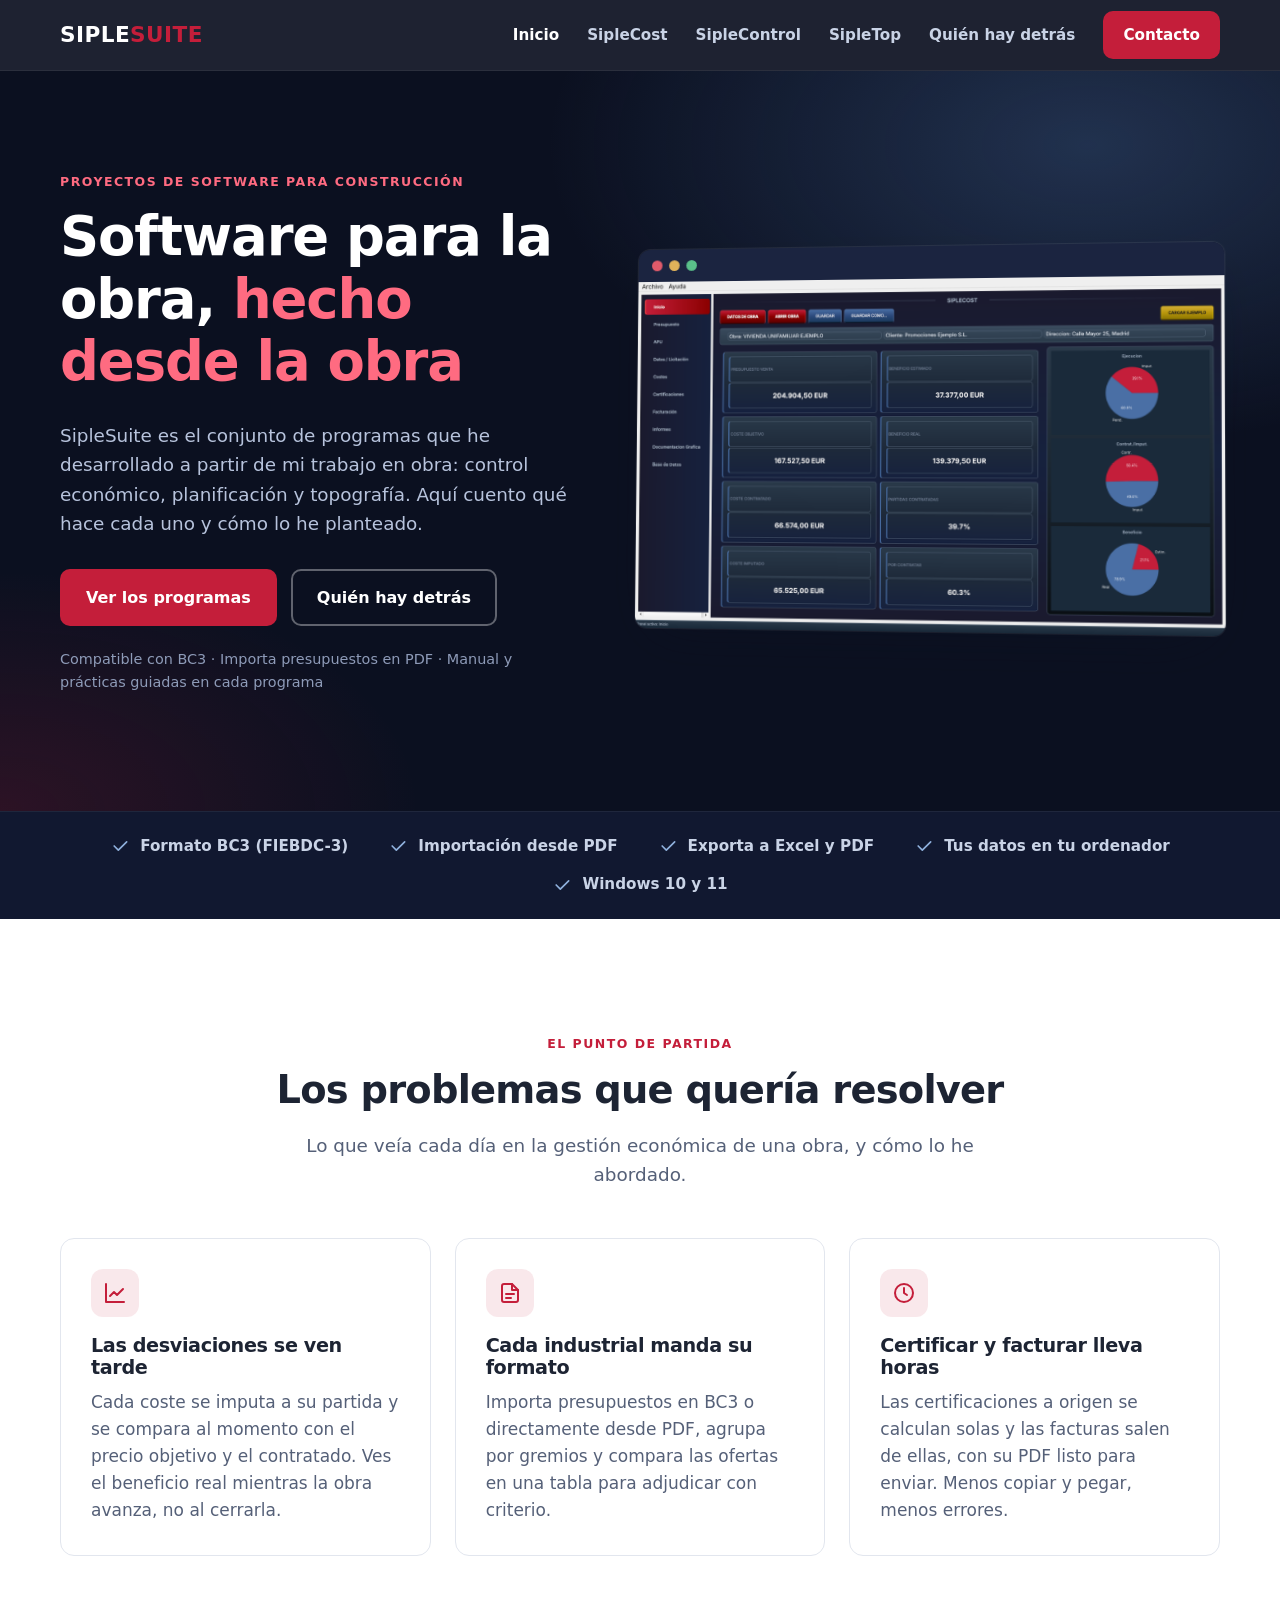
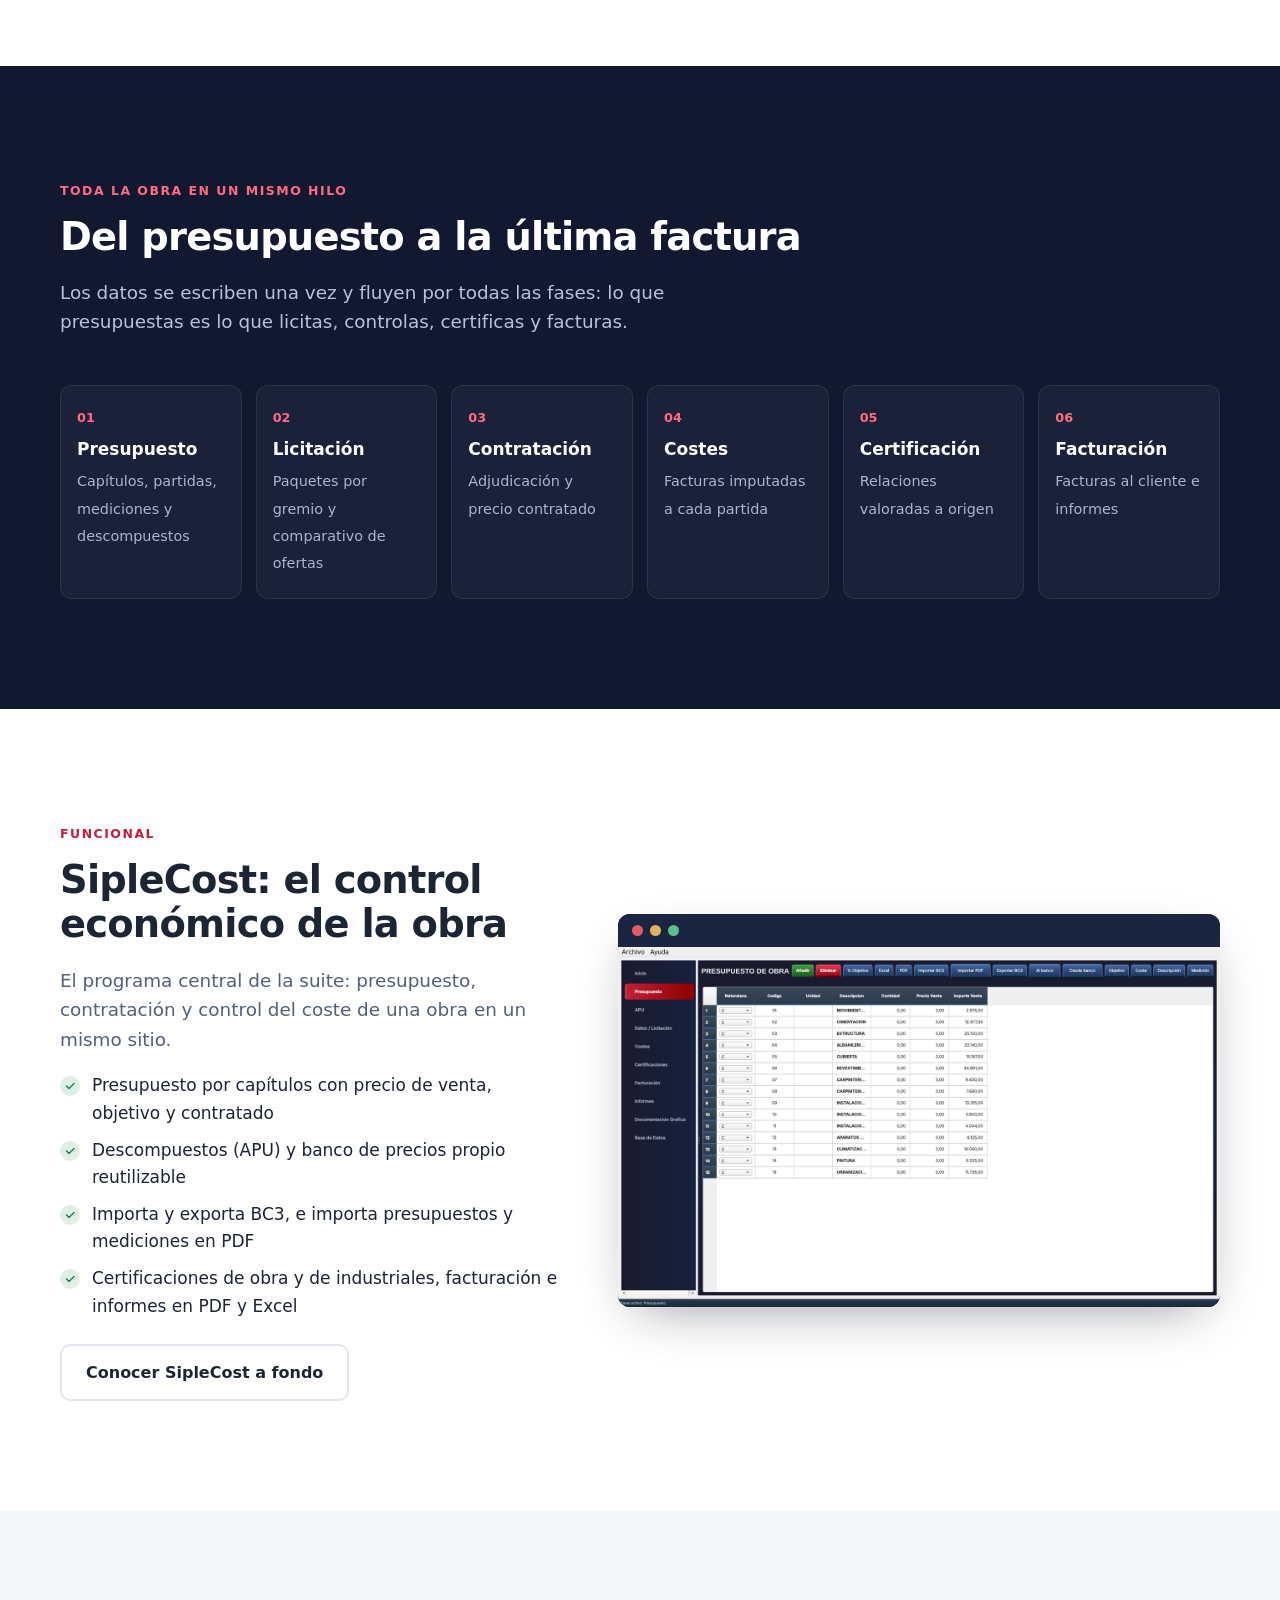
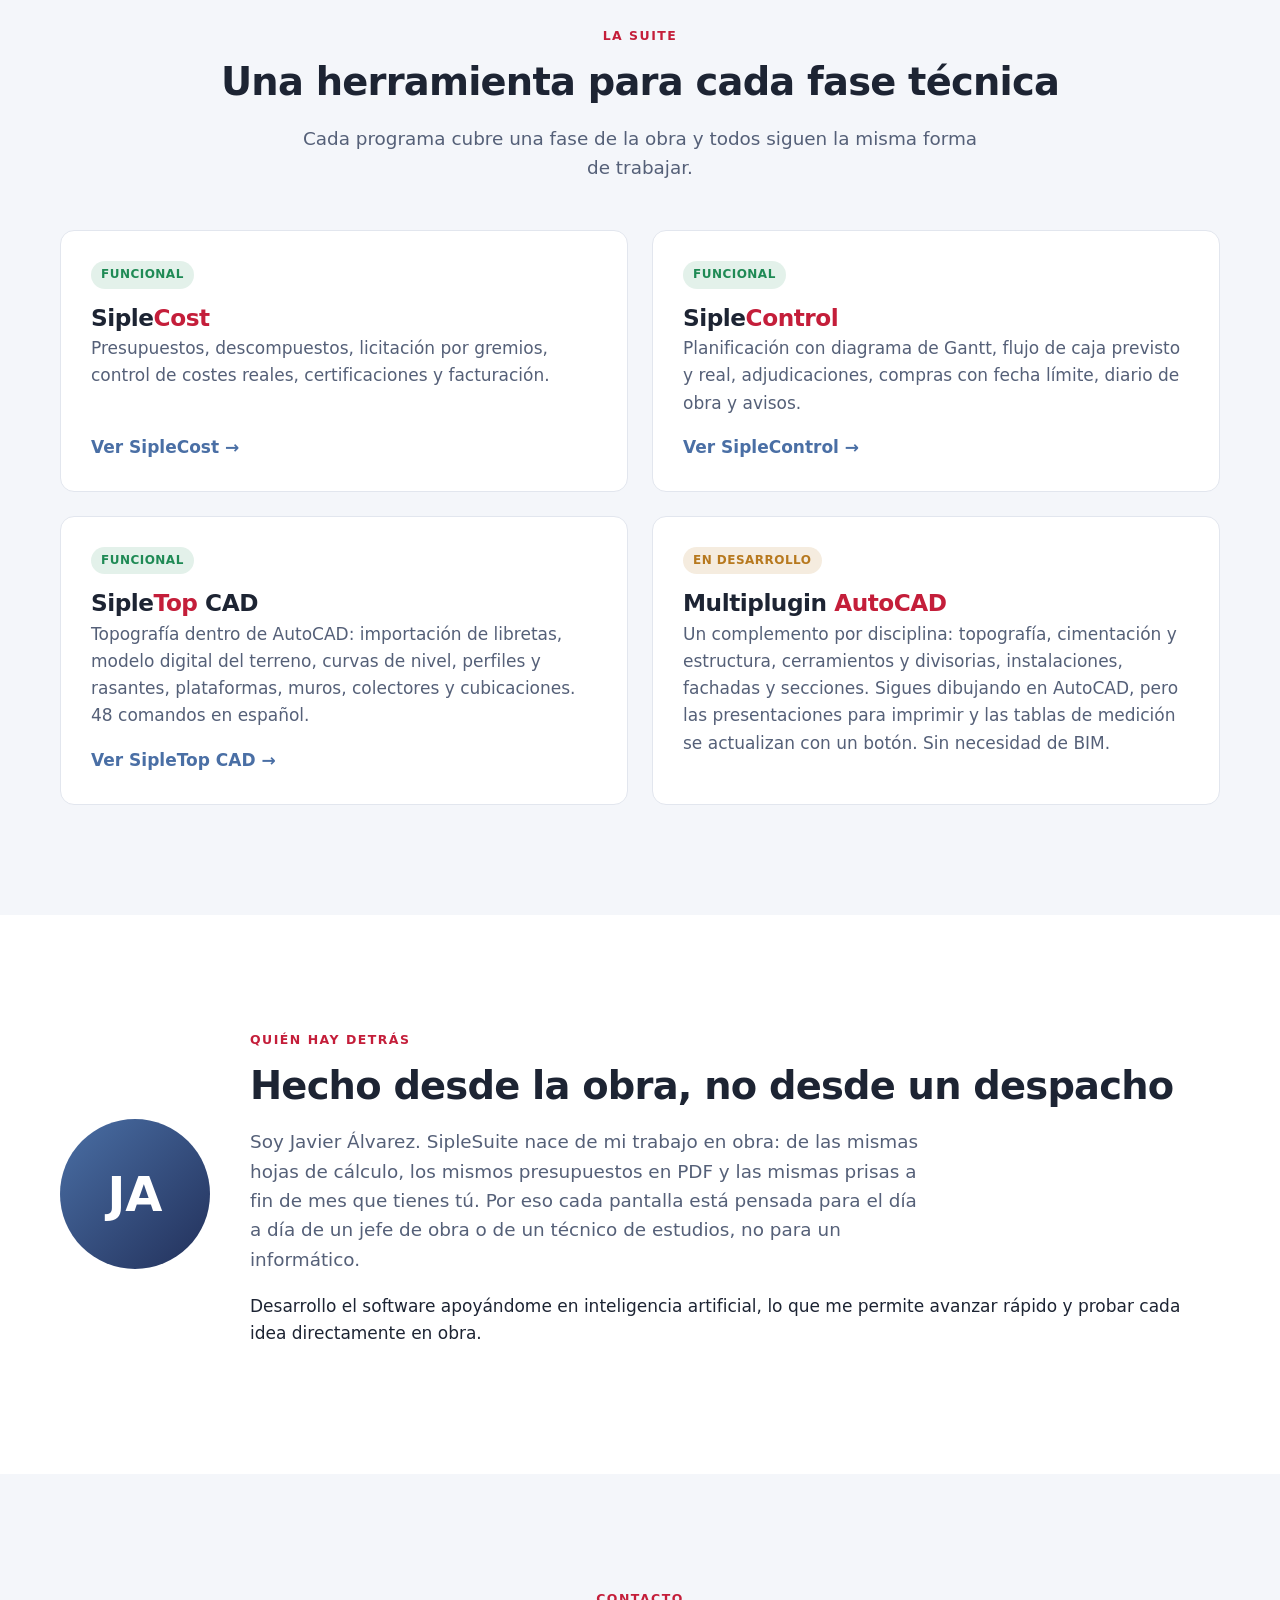
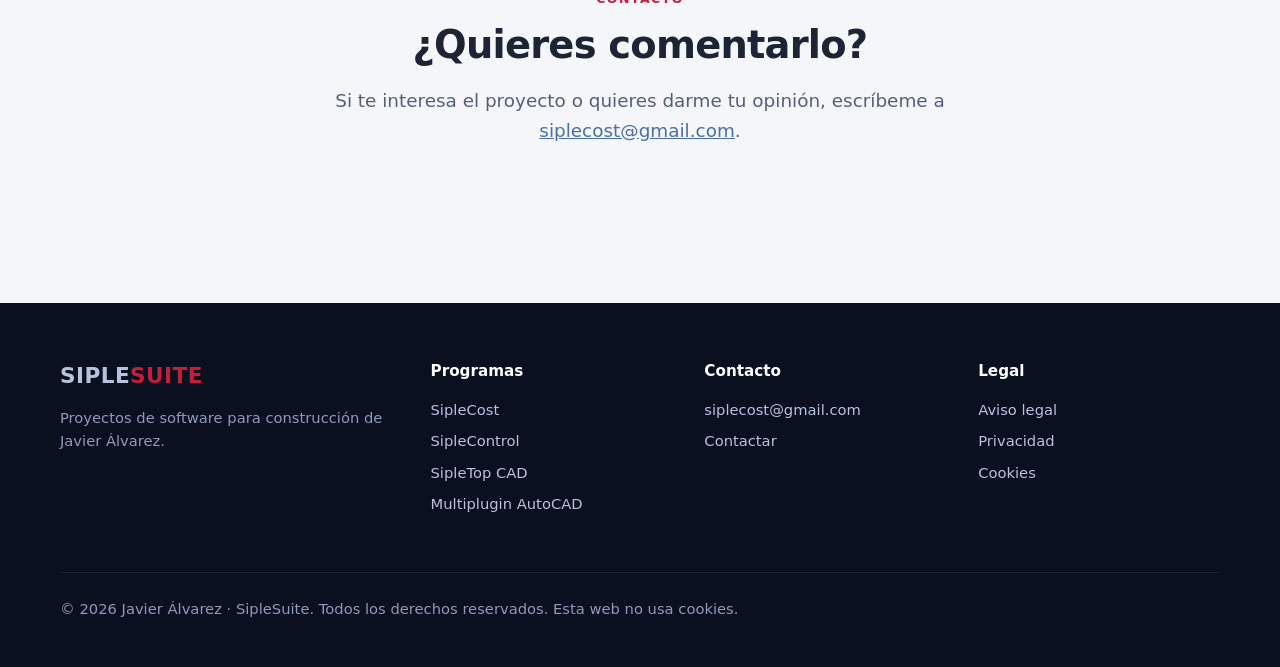
<file: index.html>
<!doctype html>
<html lang="es">
<head>
  <meta charset="utf-8">
  <meta name="viewport" content="width=device-width, initial-scale=1">
  <title>SipleSuite · Proyectos de software para construcción</title>
  <meta name="description" content="SipleSuite: programas que he desarrollado a partir de mi trabajo en obra. Control económico (SipleCost), planificación (SipleControl) y topografía en AutoCAD (SipleTop CAD).">
  <link rel="canonical" href="https://siplesuit.es/">
  <meta property="og:type" content="website">
  <meta property="og:title" content="SipleSuite · Proyectos de software para construcción">
  <meta property="og:description" content="Control económico, planificación y topografía: programas desarrollados desde la obra.">
  <meta property="og:image" content="https://siplesuit.es/img/siplecost-inicio.png">
  <meta property="og:url" content="https://siplesuit.es/">
  <link rel="icon" href="img/favicon.svg" type="image/svg+xml">
  <link rel="stylesheet" href="css/estilos.css">
</head>
<body>
  <a class="saltar" href="#contenido">Saltar al contenido</a>

  <header class="cabecera">
    <div class="contenedor">
      <a class="logo" href="index.html">SIPLE<span>SUITE</span></a>
      <button class="boton-menu" aria-label="Abrir menú" aria-expanded="false" aria-controls="menu">
        <svg viewBox="0 0 24 24" fill="none" stroke="currentColor" stroke-width="2" stroke-linecap="round"><path d="M4 7h16M4 12h16M4 17h16"/></svg>
      </button>
      <nav class="menu" id="menu" aria-label="Principal">
        <a href="index.html" aria-current="page">Inicio</a>
        <a href="siplecost.html">SipleCost</a>
        <a href="siplecontrol.html">SipleControl</a>
        <a href="sipletop.html">SipleTop</a>
        <a href="index.html#autor">Quién hay detrás</a>
        <a class="boton boton--principal" href="#contacto">Contacto</a>
      </nav>
    </div>
  </header>

  <main id="contenido">

    <!-- Hero -->
    <section class="hero">
      <div class="contenedor">
        <div>
          <span class="etiqueta">Proyectos de software para construcción</span>
          <h1>Software para la obra, <em>hecho desde la obra</em></h1>
          <p class="entradilla">SipleSuite es el conjunto de programas que he desarrollado a partir de mi trabajo en obra: control económico, planificación y topografía. Aquí cuento qué hace cada uno y cómo lo he planteado.</p>
          <div class="botones">
            <a class="boton boton--principal" href="#productos">Ver los programas</a>
            <a class="boton boton--secundario" href="#autor">Quién hay detrás</a>
          </div>
          <p class="hero__nota">Compatible con BC3 · Importa presupuestos en PDF · Manual y prácticas guiadas en cada programa</p>
        </div>
        <div class="ventana">
          <div class="ventana__barra" aria-hidden="true"><i></i><i></i><i></i></div>
          <img src="img/siplecost-inicio.png" width="1440" height="860"
               alt="Cuadro de mando de SipleCost con presupuesto de venta, coste objetivo, coste imputado, beneficio y gráficos de avance de una obra">
        </div>
      </div>
    </section>

    <div class="franja">
      <div class="contenedor">
        <ul>
          <li><svg viewBox="0 0 24 24" fill="none" stroke="currentColor" stroke-width="2" stroke-linecap="round" stroke-linejoin="round"><path d="M5 12l5 5L20 7"/></svg>Formato BC3 (FIEBDC-3)</li>
          <li><svg viewBox="0 0 24 24" fill="none" stroke="currentColor" stroke-width="2" stroke-linecap="round" stroke-linejoin="round"><path d="M5 12l5 5L20 7"/></svg>Importación desde PDF</li>
          <li><svg viewBox="0 0 24 24" fill="none" stroke="currentColor" stroke-width="2" stroke-linecap="round" stroke-linejoin="round"><path d="M5 12l5 5L20 7"/></svg>Exporta a Excel y PDF</li>
          <li><svg viewBox="0 0 24 24" fill="none" stroke="currentColor" stroke-width="2" stroke-linecap="round" stroke-linejoin="round"><path d="M5 12l5 5L20 7"/></svg>Tus datos en tu ordenador</li>
          <li><svg viewBox="0 0 24 24" fill="none" stroke="currentColor" stroke-width="2" stroke-linecap="round" stroke-linejoin="round"><path d="M5 12l5 5L20 7"/></svg>Windows 10 y 11</li>
        </ul>
      </div>
    </div>

    <!-- Problemas -->
    <section class="seccion">
      <div class="contenedor">
        <div class="cabecera-seccion centrado">
          <span class="etiqueta">El punto de partida</span>
          <h2>Los problemas que quería resolver</h2>
          <p class="entradilla">Lo que veía cada día en la gestión económica de una obra, y cómo lo he abordado.</p>
        </div>
        <div class="rejilla rejilla--3">
          <article class="tarjeta">
            <div class="icono icono--rojo"><svg viewBox="0 0 24 24" fill="none" stroke="currentColor" stroke-width="2" stroke-linecap="round" stroke-linejoin="round"><path d="M3 3v18h18"/><path d="M7 15l4-4 3 3 6-6"/></svg></div>
            <h3>Las desviaciones se ven tarde</h3>
            <p>Cada coste se imputa a su partida y se compara al momento con el precio objetivo y el contratado. Ves el beneficio real mientras la obra avanza, no al cerrarla.</p>
          </article>
          <article class="tarjeta">
            <div class="icono icono--rojo"><svg viewBox="0 0 24 24" fill="none" stroke="currentColor" stroke-width="2" stroke-linecap="round" stroke-linejoin="round"><path d="M14 3H6a2 2 0 0 0-2 2v14a2 2 0 0 0 2 2h12a2 2 0 0 0 2-2V9z"/><path d="M14 3v6h6M8 13h8M8 17h5"/></svg></div>
            <h3>Cada industrial manda su formato</h3>
            <p>Importa presupuestos en BC3 o directamente desde PDF, agrupa por gremios y compara las ofertas en una tabla para adjudicar con criterio.</p>
          </article>
          <article class="tarjeta">
            <div class="icono icono--rojo"><svg viewBox="0 0 24 24" fill="none" stroke="currentColor" stroke-width="2" stroke-linecap="round" stroke-linejoin="round"><circle cx="12" cy="12" r="9"/><path d="M12 7v5l3 2"/></svg></div>
            <h3>Certificar y facturar lleva horas</h3>
            <p>Las certificaciones a origen se calculan solas y las facturas salen de ellas, con su PDF listo para enviar. Menos copiar y pegar, menos errores.</p>
          </article>
        </div>
      </div>
    </section>

    <!-- Flujo -->
    <section class="seccion seccion--oscura">
      <div class="contenedor">
        <div class="cabecera-seccion">
          <span class="etiqueta">Toda la obra en un mismo hilo</span>
          <h2>Del presupuesto a la última factura</h2>
          <p class="entradilla">Los datos se escriben una vez y fluyen por todas las fases: lo que presupuestas es lo que licitas, controlas, certificas y facturas.</p>
        </div>
        <ol class="flujo">
          <li><strong>Presupuesto</strong><span>Capítulos, partidas, mediciones y descompuestos</span></li>
          <li><strong>Licitación</strong><span>Paquetes por gremio y comparativo de ofertas</span></li>
          <li><strong>Contratación</strong><span>Adjudicación y precio contratado</span></li>
          <li><strong>Costes</strong><span>Facturas imputadas a cada partida</span></li>
          <li><strong>Certificación</strong><span>Relaciones valoradas a origen</span></li>
          <li><strong>Facturación</strong><span>Facturas al cliente e informes</span></li>
        </ol>
      </div>
    </section>

    <!-- SipleCost destacado -->
    <section class="seccion">
      <div class="contenedor">
        <div class="bloque">
          <div>
            <span class="etiqueta">Funcional</span>
            <h2>SipleCost: el control económico de la obra</h2>
            <p class="entradilla">El programa central de la suite: presupuesto, contratación y control del coste de una obra en un mismo sitio.</p>
            <ul class="lista-check">
              <li>Presupuesto por capítulos con precio de venta, objetivo y contratado</li>
              <li>Descompuestos (APU) y banco de precios propio reutilizable</li>
              <li>Importa y exporta BC3, e importa presupuestos y mediciones en PDF</li>
              <li>Certificaciones de obra y de industriales, facturación e informes en PDF y Excel</li>
            </ul>
            <a class="boton boton--claro" href="siplecost.html">Conocer SipleCost a fondo</a>
          </div>
          <div class="ventana">
            <div class="ventana__barra" aria-hidden="true"><i></i><i></i><i></i></div>
            <img src="img/siplecost-presupuesto.png" width="1440" height="860" loading="lazy"
                 alt="Presupuesto de obra en SipleCost organizado por capítulos y partidas con cantidades, precios e importes">
          </div>
        </div>
      </div>
    </section>

    <!-- Productos -->
    <section class="seccion seccion--suave" id="productos">
      <div class="contenedor">
        <div class="cabecera-seccion centrado">
          <span class="etiqueta">La suite</span>
          <h2>Una herramienta para cada fase técnica</h2>
          <p class="entradilla">Cada programa cubre una fase de la obra y todos siguen la misma forma de trabajar.</p>
        </div>
        <div class="rejilla rejilla--2">
          <article class="producto">
            <span class="estado estado--ok">Funcional</span>
            <h3>Siple<span>Cost</span></h3>
            <p>Presupuestos, descompuestos, licitación por gremios, control de costes reales, certificaciones y facturación.</p>
            <a class="mas" href="siplecost.html">Ver SipleCost</a>
          </article>
          <article class="producto">
            <span class="estado estado--ok">Funcional</span>
            <h3>Siple<span>Control</span></h3>
            <p>Planificación con diagrama de Gantt, flujo de caja previsto y real, adjudicaciones, compras con fecha límite, diario de obra y avisos.</p>
            <a class="mas" href="siplecontrol.html">Ver SipleControl</a>
          </article>
          <article class="producto">
            <span class="estado estado--ok">Funcional</span>
            <h3>Siple<span>Top</span> CAD</h3>
            <p>Topografía dentro de AutoCAD: importación de libretas, modelo digital del terreno, curvas de nivel, perfiles y rasantes, plataformas, muros, colectores y cubicaciones. 48 comandos en español.</p>
            <a class="mas" href="sipletop.html">Ver SipleTop CAD</a>
          </article>
          <article class="producto">
            <span class="estado estado--dev">En desarrollo</span>
            <h3>Multiplugin <span>AutoCAD</span></h3>
            <p>Un complemento por disciplina: topografía, cimentación y estructura, cerramientos y divisorias, instalaciones, fachadas y secciones. Sigues dibujando en AutoCAD, pero las presentaciones para imprimir y las tablas de medición se actualizan con un botón. Sin necesidad de BIM.</p>
          </article>
        </div>
      </div>
    </section>

    <!-- Quién hay detrás -->
    <section class="seccion" id="autor">
      <div class="contenedor">
        <div class="autor">
          <div class="autor__avatar" aria-hidden="true">JA</div>
          <div>
            <span class="etiqueta">Quién hay detrás</span>
            <h2>Hecho desde la obra, no desde un despacho</h2>
            <p class="entradilla">Soy Javier Álvarez. SipleSuite nace de mi trabajo en obra: de las mismas hojas de cálculo, los mismos presupuestos en PDF y las mismas prisas a fin de mes que tienes tú. Por eso cada pantalla está pensada para el día a día de un jefe de obra o de un técnico de estudios, no para un informático.</p>
            <p>Desarrollo el software apoyándome en inteligencia artificial, lo que me permite avanzar rápido y probar cada idea directamente en obra.</p>
          </div>
        </div>
      </div>
    </section>

    <!-- Contacto -->
    <section class="seccion seccion--suave" id="contacto">
      <div class="contenedor" style="max-width:820px">
        <div class="cabecera-seccion centrado">
          <span class="etiqueta">Contacto</span>
          <h2>¿Quieres comentarlo?</h2>
          <p class="entradilla">Si te interesa el proyecto o quieres darme tu opinión, escríbeme a <a href="mailto:siplecost@gmail.com">siplecost@gmail.com</a>.</p>
        </div>
      </div>
    </section>

  </main>

  <footer class="pie">
    <div class="contenedor">
      <div>
        <a class="logo" href="index.html">SIPLE<span>SUITE</span></a>
        <p style="margin-top:12px">Proyectos de software para construcción de Javier Álvarez.</p>
      </div>
      <div>
        <h4>Programas</h4>
        <ul>
          <li><a href="siplecost.html">SipleCost</a></li>
          <li><a href="siplecontrol.html">SipleControl</a></li>
          <li><a href="sipletop.html">SipleTop CAD</a></li>
          <li><a href="index.html#productos">Multiplugin AutoCAD</a></li>
        </ul>
      </div>
      <div>
        <h4>Contacto</h4>
        <ul>
          <li><a href="mailto:siplecost@gmail.com">siplecost@gmail.com</a></li>
          <li><a href="index.html#contacto">Contactar</a></li>
        </ul>
      </div>
      <div>
        <h4>Legal</h4>
        <ul>
          <li><a href="legal.html#aviso">Aviso legal</a></li>
          <li><a href="legal.html#privacidad">Privacidad</a></li>
          <li><a href="legal.html#cookies">Cookies</a></li>
        </ul>
      </div>
      <p class="pie__legal">© <span data-anio>2026</span> Javier Álvarez · SipleSuite. Todos los derechos reservados. Esta web no usa cookies.</p>
    </div>
  </footer>

  <script src="js/main.js"></script>
</body>
</html>
</file>
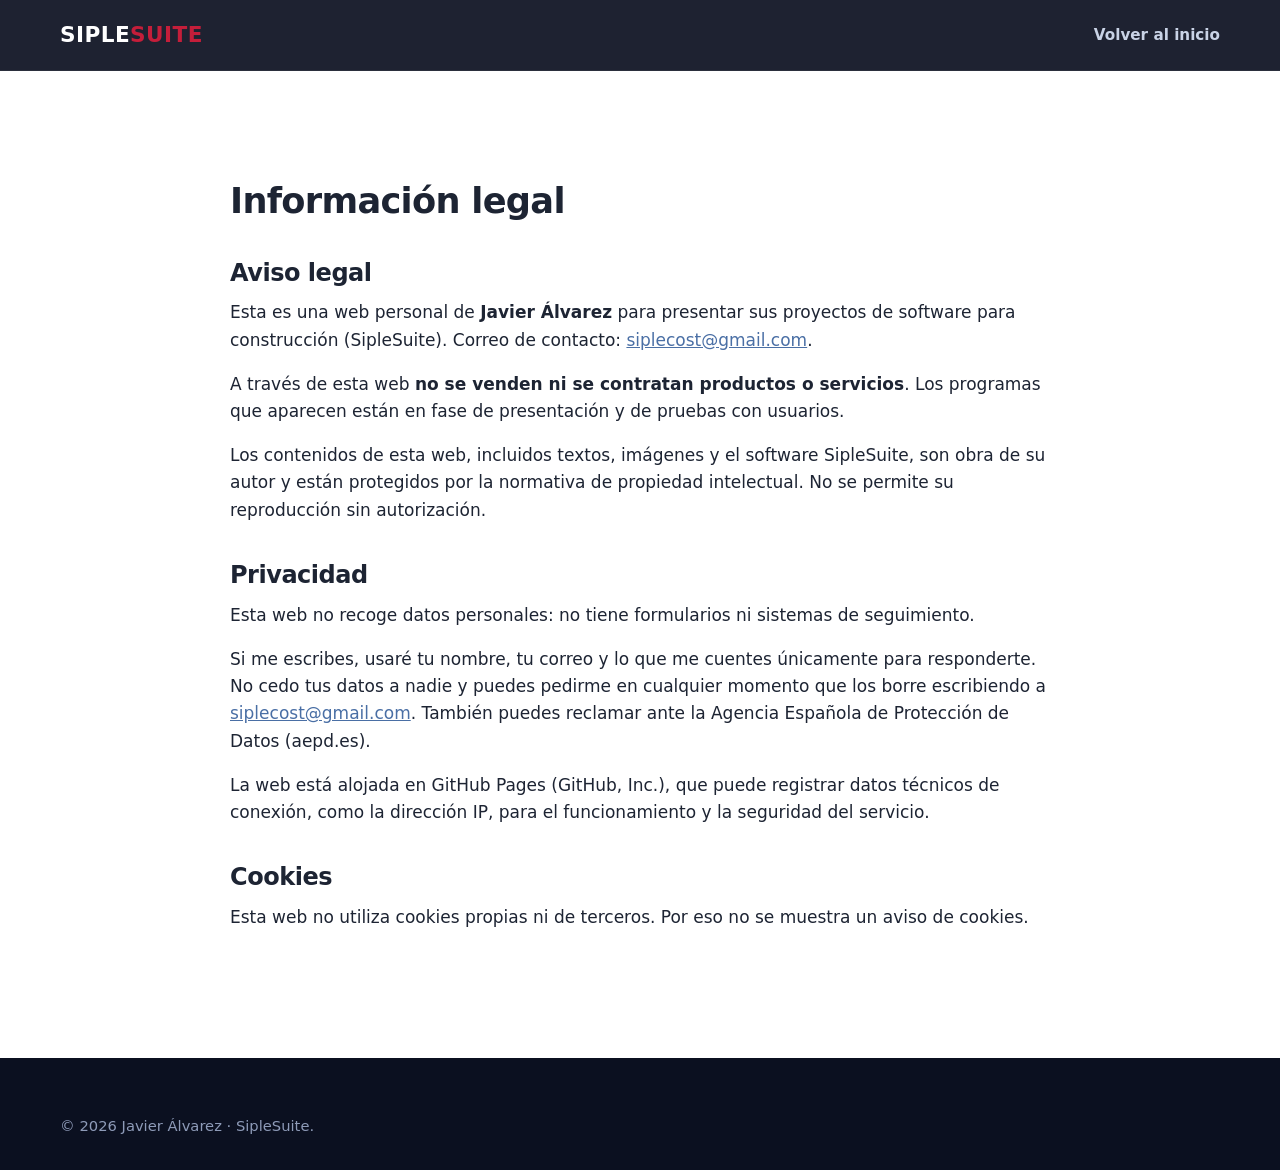
<file: legal.html>
<!doctype html>
<html lang="es">
<head>
  <meta charset="utf-8">
  <meta name="viewport" content="width=device-width, initial-scale=1">
  <title>Aviso legal, privacidad y cookies · SipleSuite</title>
  <meta name="robots" content="noindex">
  <link rel="icon" href="img/favicon.svg" type="image/svg+xml">
  <link rel="stylesheet" href="css/estilos.css">
</head>
<body>
  <header class="cabecera">
    <div class="contenedor">
      <a class="logo" href="index.html">SIPLE<span>SUITE</span></a>
      <nav class="menu" aria-label="Principal"><a href="index.html">Volver al inicio</a></nav>
    </div>
  </header>

  <main class="seccion">
    <div class="contenedor" style="max-width:820px">
      <h1 style="font-size:2.2rem">Información legal</h1>

      <h2 id="aviso" style="font-size:1.5rem;margin-top:1.6em">Aviso legal</h2>
      <p>Esta es una web personal de <strong>Javier Álvarez</strong> para presentar sus proyectos de software para construcción (SipleSuite). Correo de contacto: <a href="mailto:siplecost@gmail.com">siplecost@gmail.com</a>.</p>
      <p>A través de esta web <strong>no se venden ni se contratan productos o servicios</strong>. Los programas que aparecen están en fase de presentación y de pruebas con usuarios.</p>
      <p>Los contenidos de esta web, incluidos textos, imágenes y el software SipleSuite, son obra de su autor y están protegidos por la normativa de propiedad intelectual. No se permite su reproducción sin autorización.</p>

      <h2 id="privacidad" style="font-size:1.5rem;margin-top:1.6em">Privacidad</h2>
      <p>Esta web no recoge datos personales: no tiene formularios ni sistemas de seguimiento.</p>
      <p>Si me escribes, usaré tu nombre, tu correo y lo que me cuentes únicamente para responderte. No cedo tus datos a nadie y puedes pedirme en cualquier momento que los borre escribiendo a <a href="mailto:siplecost@gmail.com">siplecost@gmail.com</a>. También puedes reclamar ante la Agencia Española de Protección de Datos (aepd.es).</p>
      <p>La web está alojada en GitHub Pages (GitHub, Inc.), que puede registrar datos técnicos de conexión, como la dirección IP, para el funcionamiento y la seguridad del servicio.</p>

      <h2 id="cookies" style="font-size:1.5rem;margin-top:1.6em">Cookies</h2>
      <p>Esta web no utiliza cookies propias ni de terceros. Por eso no se muestra un aviso de cookies.</p>
    </div>
  </main>

  <footer class="pie">
    <div class="contenedor">
      <p class="pie__legal" style="margin:0;border:0;padding:0">© <span data-anio>2026</span> Javier Álvarez · SipleSuite.</p>
    </div>
  </footer>
  <script src="js/main.js"></script>
</body>
</html>
</file>
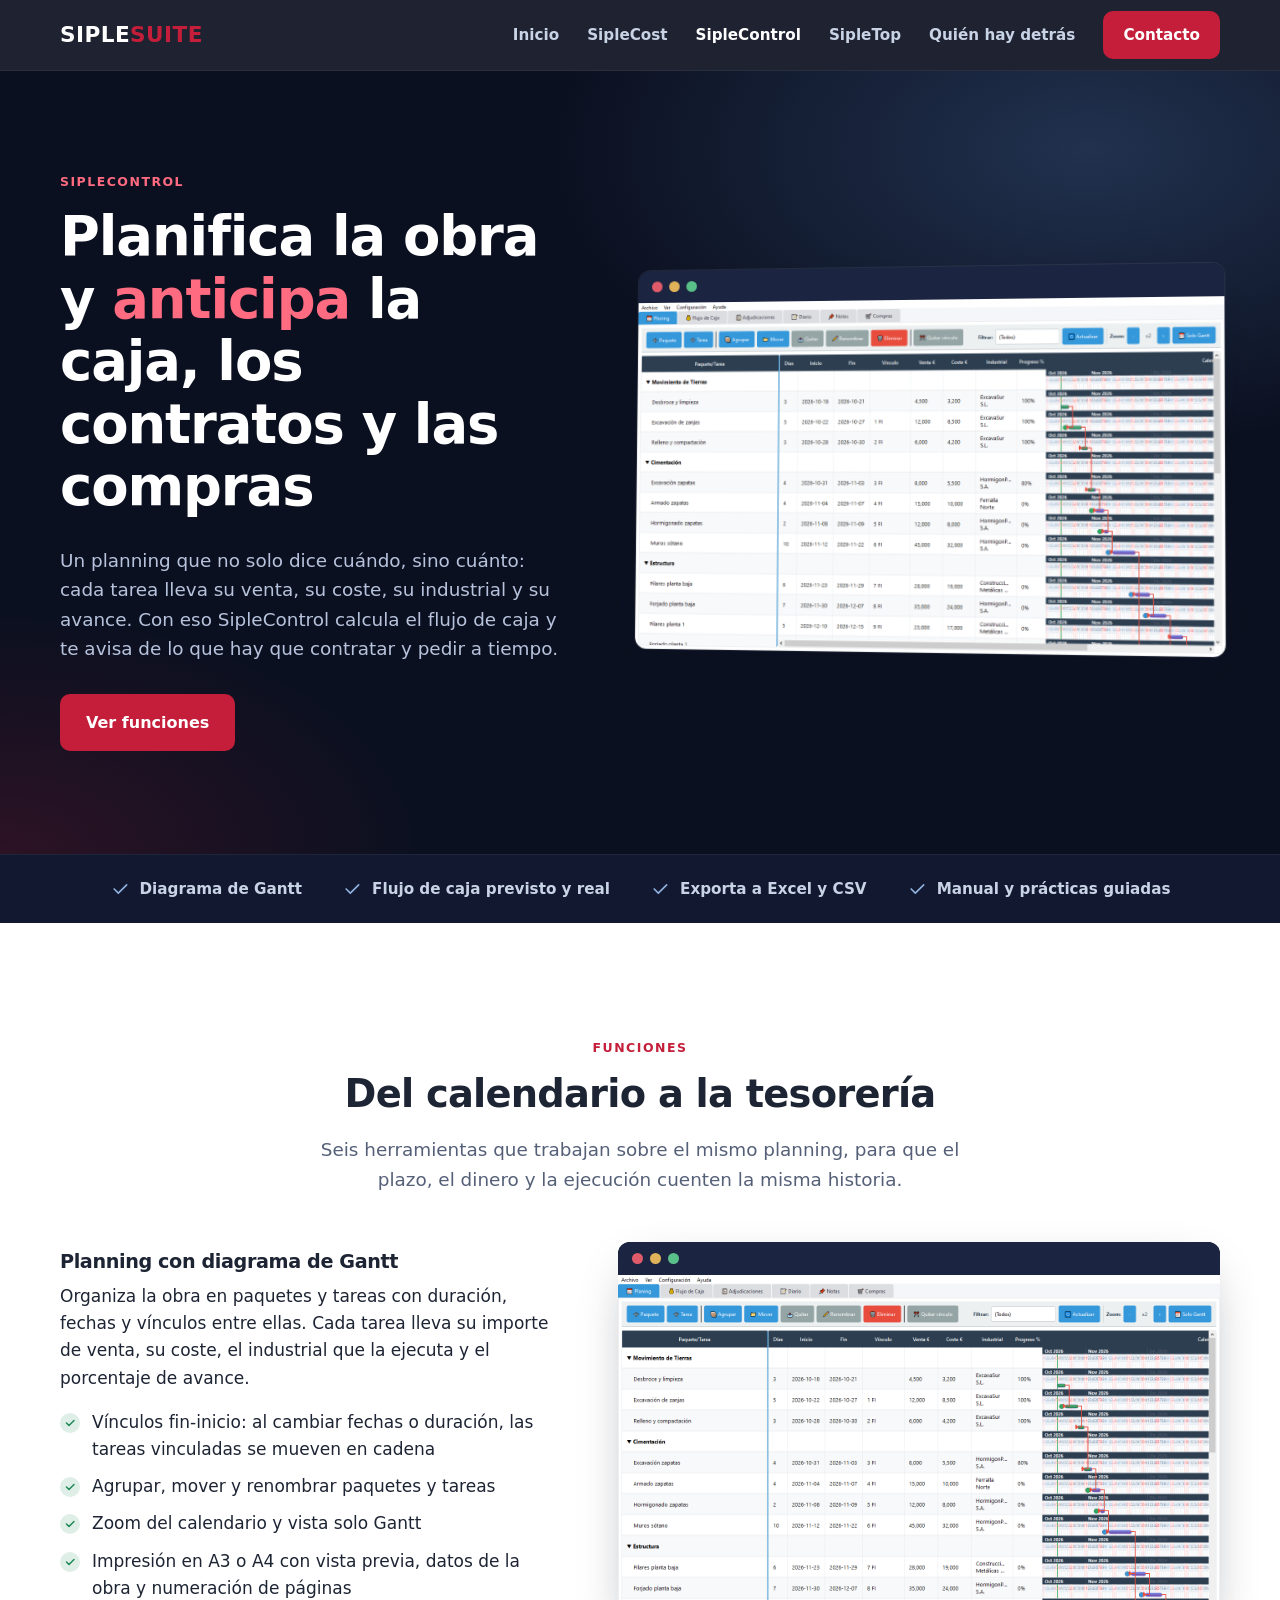
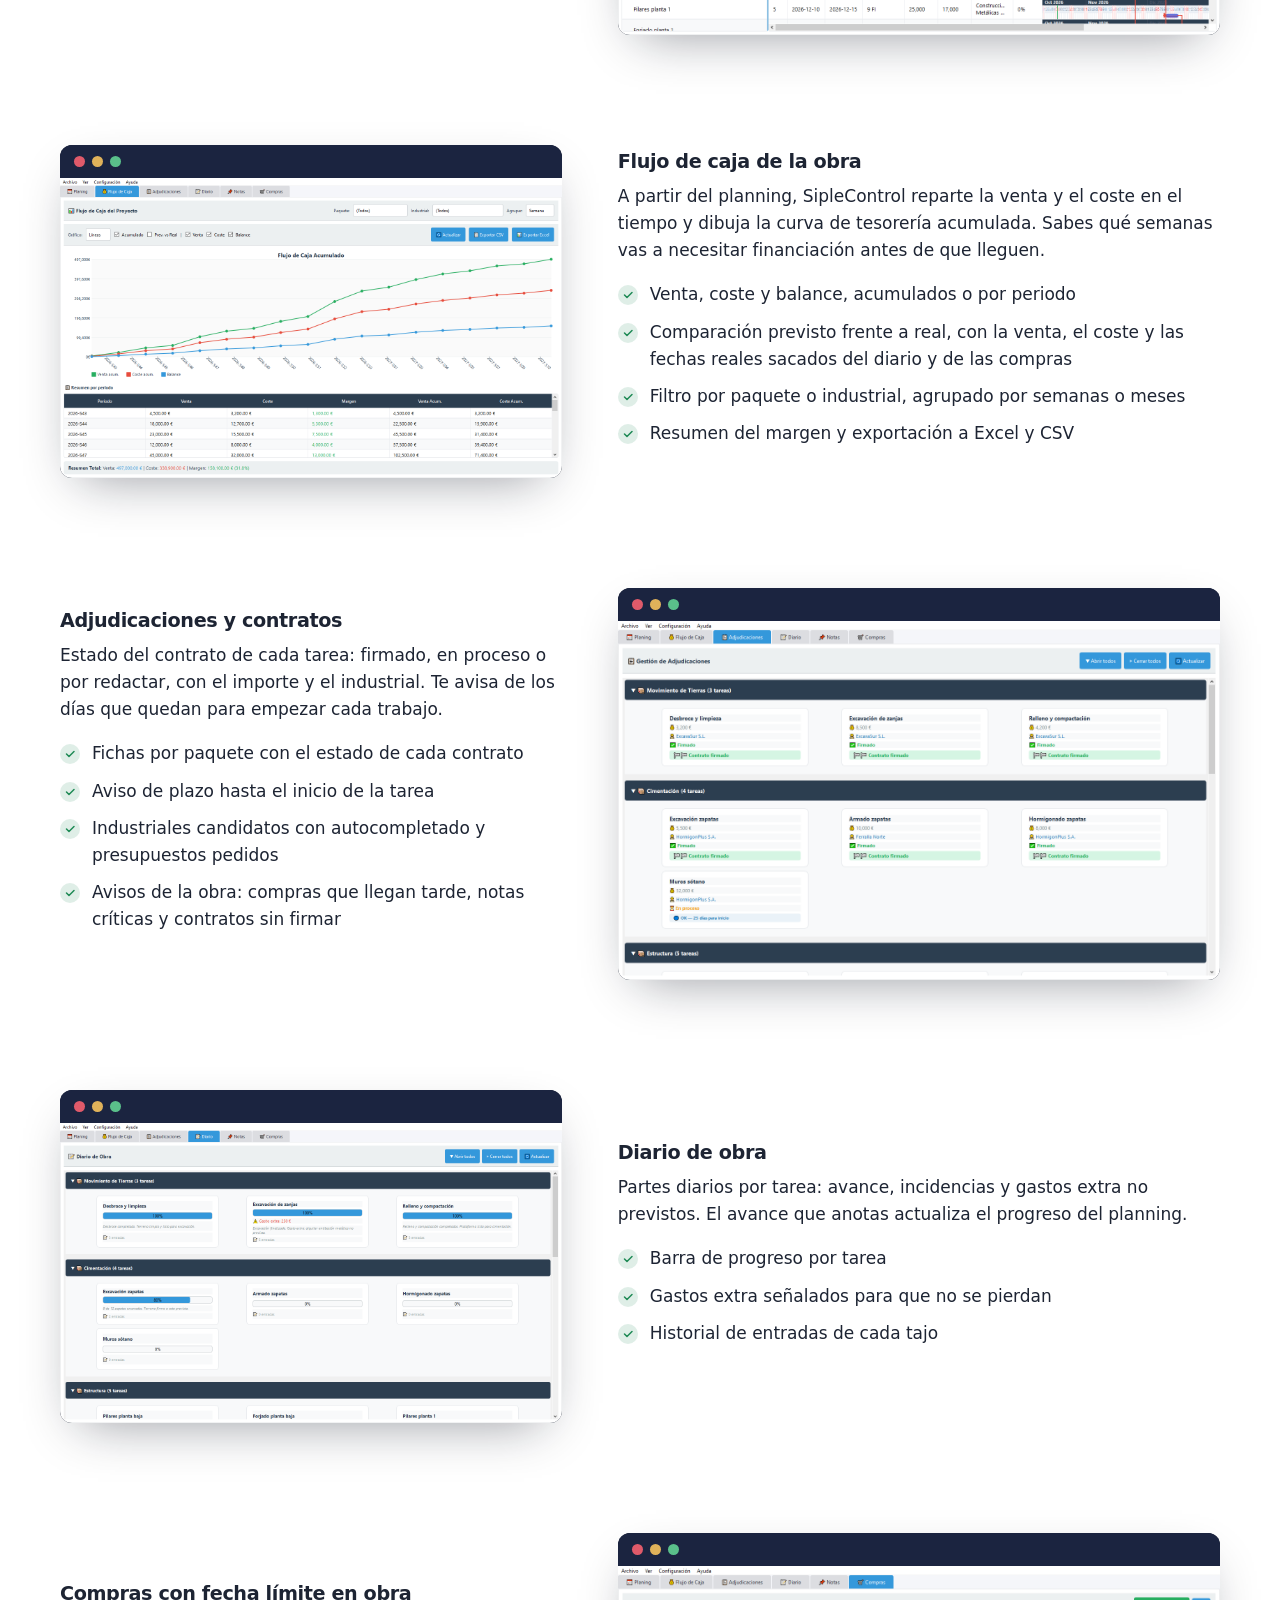
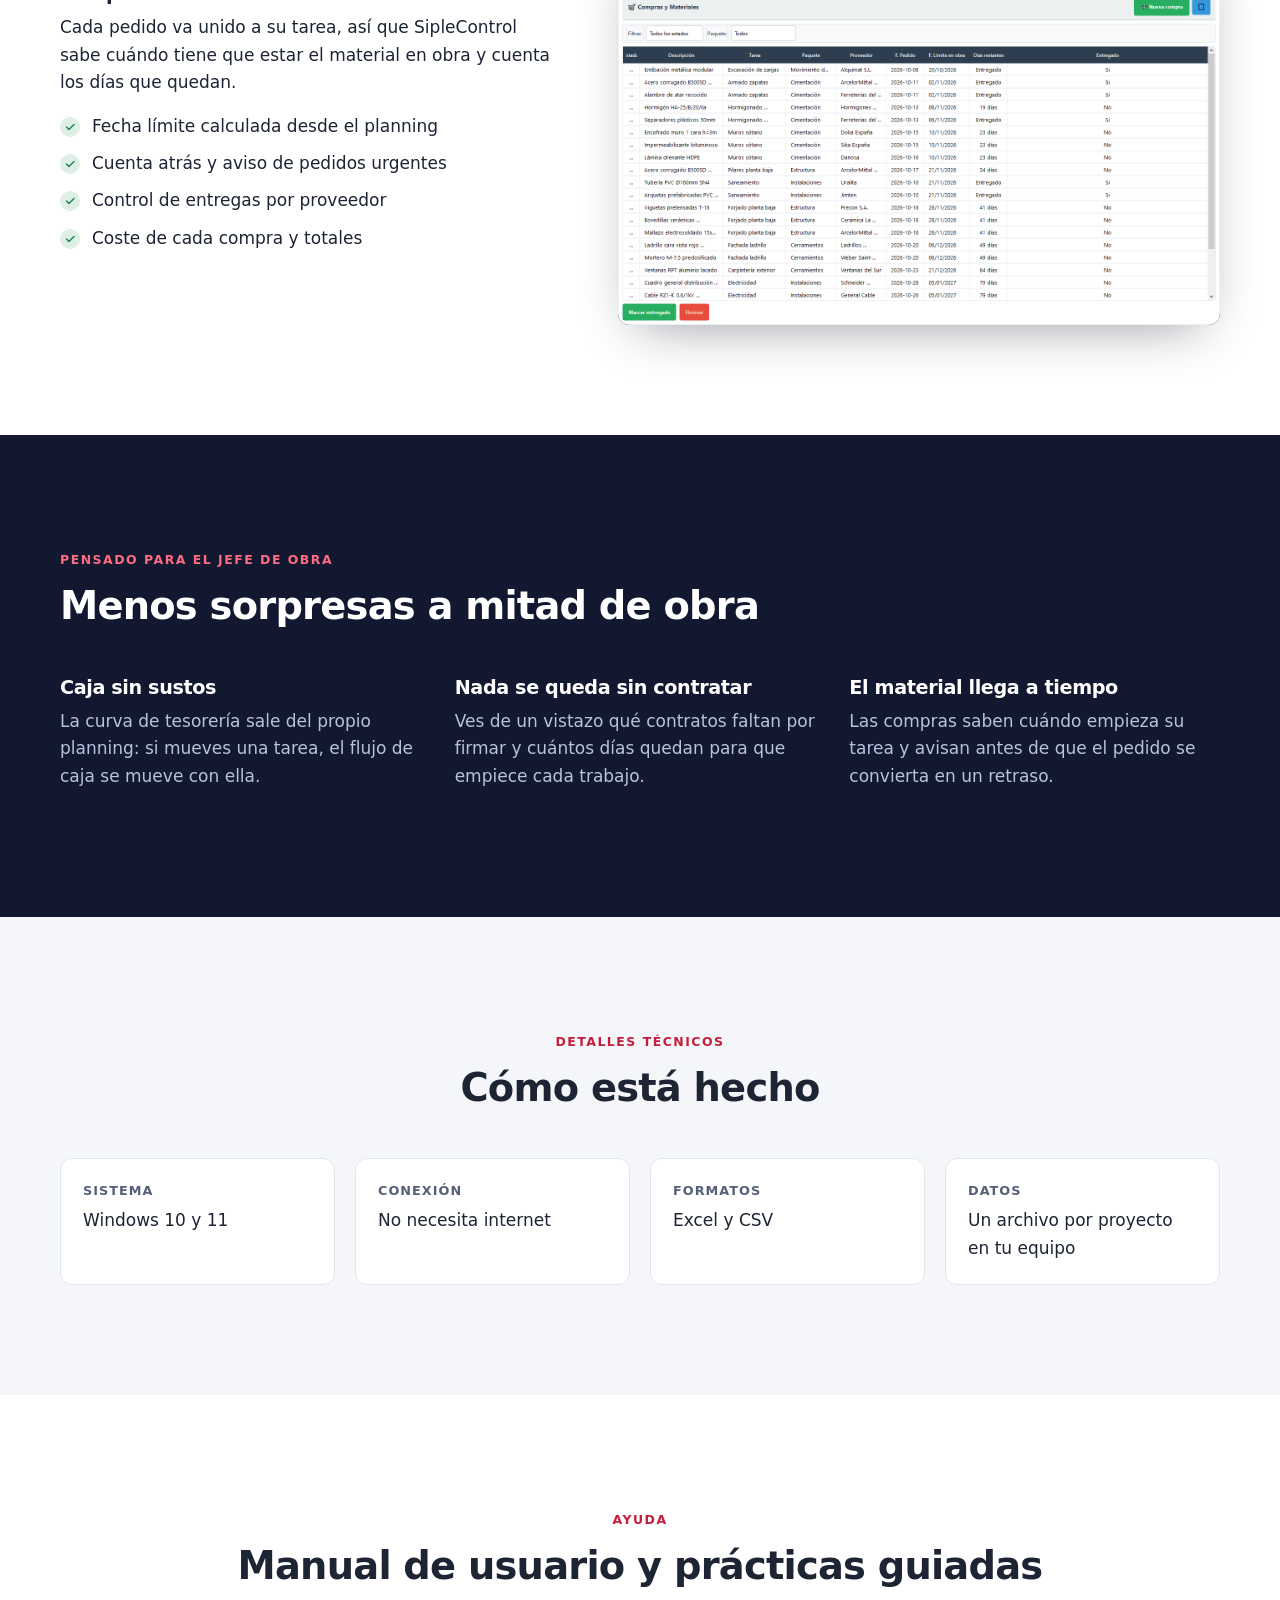
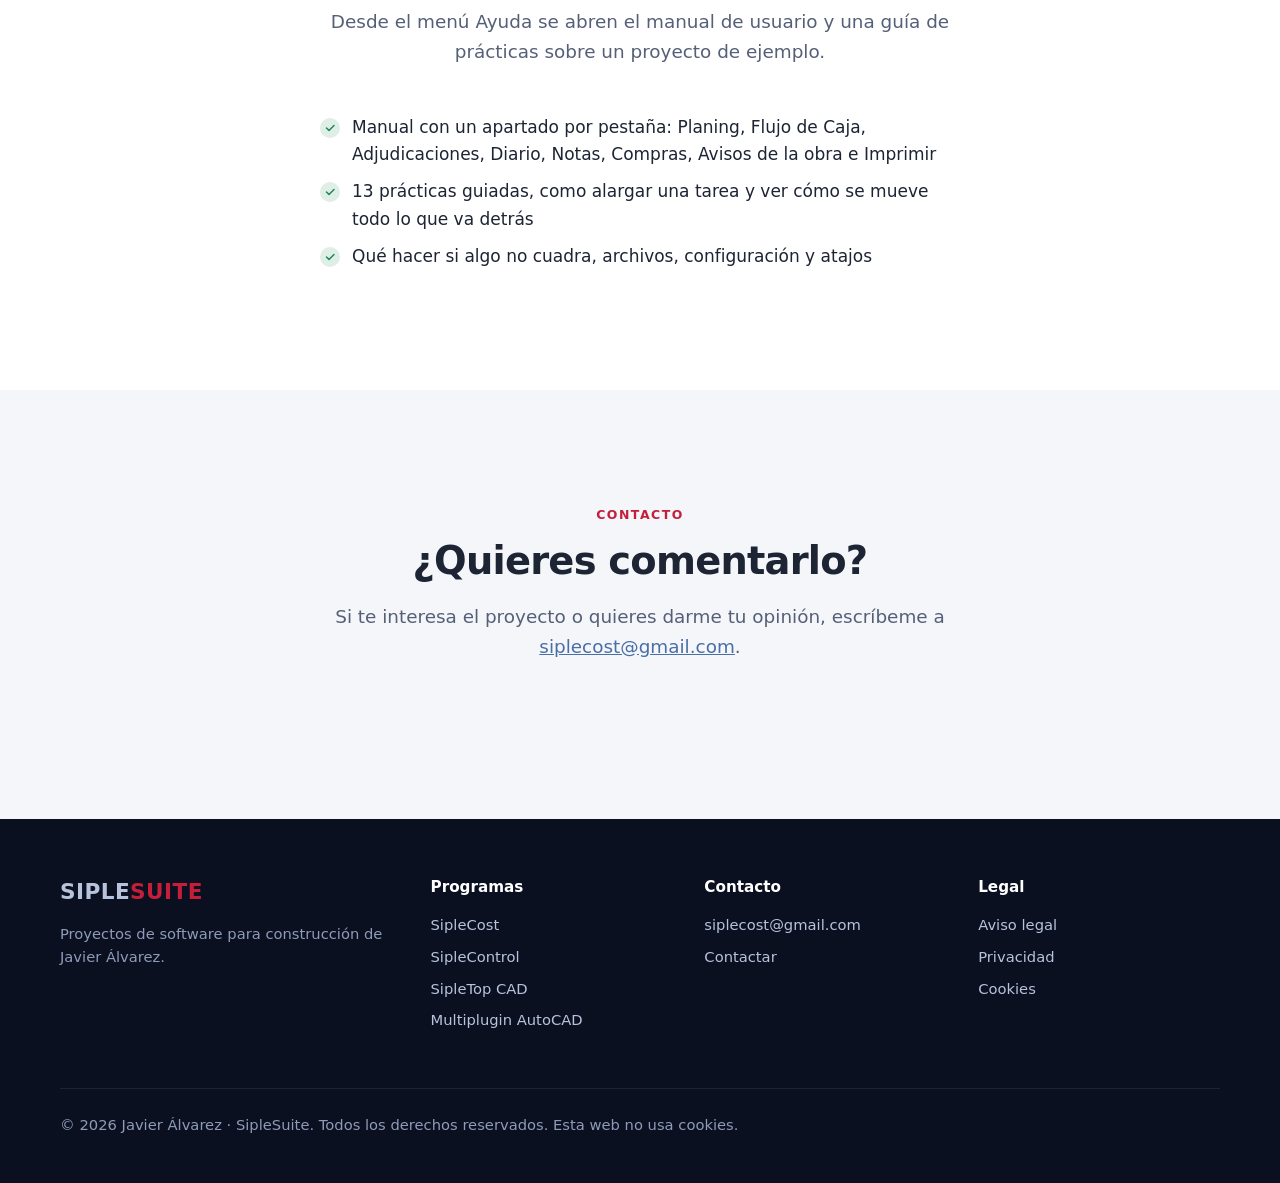
<file: siplecontrol.html>
<!doctype html>
<html lang="es">
<head>
  <meta charset="utf-8">
  <meta name="viewport" content="width=device-width, initial-scale=1">
  <title>SipleControl · Planificación, flujo de caja y control operativo de obra</title>
  <meta name="description" content="SipleControl: planificación de obra con diagrama de Gantt, flujo de caja previsto y real, adjudicaciones, diario de obra, notas y compras con fecha límite.">
  <link rel="canonical" href="https://siplesuit.es/siplecontrol.html">
  <meta property="og:type" content="website">
  <meta property="og:title" content="SipleControl · Planificación y control operativo de obra">
  <meta property="og:description" content="Gantt con venta y coste por tarea, flujo de caja, adjudicaciones, diario de obra y compras.">
  <meta property="og:image" content="https://siplesuit.es/img/siplecontrol-planing.png">
  <meta property="og:url" content="https://siplesuit.es/siplecontrol.html">
  <link rel="icon" href="img/favicon.svg" type="image/svg+xml">
  <link rel="stylesheet" href="css/estilos.css">
</head>
<body>
  <a class="saltar" href="#contenido">Saltar al contenido</a>

  <header class="cabecera">
    <div class="contenedor">
      <a class="logo" href="index.html">SIPLE<span>SUITE</span></a>
      <button class="boton-menu" aria-label="Abrir menú" aria-expanded="false" aria-controls="menu">
        <svg viewBox="0 0 24 24" fill="none" stroke="currentColor" stroke-width="2" stroke-linecap="round"><path d="M4 7h16M4 12h16M4 17h16"/></svg>
      </button>
      <nav class="menu" id="menu" aria-label="Principal">
        <a href="index.html">Inicio</a>
        <a href="siplecost.html">SipleCost</a>
        <a href="siplecontrol.html" aria-current="page">SipleControl</a>
        <a href="sipletop.html">SipleTop</a>
        <a href="index.html#autor">Quién hay detrás</a>
        <a class="boton boton--principal" href="#contacto">Contacto</a>
      </nav>
    </div>
  </header>

  <main id="contenido">

    <section class="hero">
      <div class="contenedor">
        <div>
          <span class="etiqueta">SipleControl</span>
          <h1>Planifica la obra y <em>anticipa</em> la caja, los contratos y las compras</h1>
          <p class="entradilla">Un planning que no solo dice cuándo, sino cuánto: cada tarea lleva su venta, su coste, su industrial y su avance. Con eso SipleControl calcula el flujo de caja y te avisa de lo que hay que contratar y pedir a tiempo.</p>
          <div class="botones">
            <a class="boton boton--principal" href="#funciones">Ver funciones</a>
          </div>
        </div>
        <div class="ventana">
          <div class="ventana__barra" aria-hidden="true"><i></i><i></i><i></i></div>
          <img src="img/siplecontrol-planing.png" width="1440" height="860"
               alt="Planning de SipleControl con paquetes y tareas, fechas, vínculos, venta, coste, industrial, progreso y diagrama de Gantt">
        </div>
      </div>
    </section>

    <div class="franja">
      <div class="contenedor">
        <ul>
          <li><svg viewBox="0 0 24 24" fill="none" stroke="currentColor" stroke-width="2" stroke-linecap="round" stroke-linejoin="round"><path d="M5 12l5 5L20 7"/></svg>Diagrama de Gantt</li>
          <li><svg viewBox="0 0 24 24" fill="none" stroke="currentColor" stroke-width="2" stroke-linecap="round" stroke-linejoin="round"><path d="M5 12l5 5L20 7"/></svg>Flujo de caja previsto y real</li>
          <li><svg viewBox="0 0 24 24" fill="none" stroke="currentColor" stroke-width="2" stroke-linecap="round" stroke-linejoin="round"><path d="M5 12l5 5L20 7"/></svg>Exporta a Excel y CSV</li>
          <li><svg viewBox="0 0 24 24" fill="none" stroke="currentColor" stroke-width="2" stroke-linecap="round" stroke-linejoin="round"><path d="M5 12l5 5L20 7"/></svg>Manual y prácticas guiadas</li>
        </ul>
      </div>
    </div>

    <section class="seccion" id="funciones">
      <div class="contenedor">
        <div class="cabecera-seccion centrado">
          <span class="etiqueta">Funciones</span>
          <h2>Del calendario a la tesorería</h2>
          <p class="entradilla">Seis herramientas que trabajan sobre el mismo planning, para que el plazo, el dinero y la ejecución cuenten la misma historia.</p>
        </div>

        <div class="bloque">
          <div>
            <h3>Planning con diagrama de Gantt</h3>
            <p>Organiza la obra en paquetes y tareas con duración, fechas y vínculos entre ellas. Cada tarea lleva su importe de venta, su coste, el industrial que la ejecuta y el porcentaje de avance.</p>
            <ul class="lista-check">
              <li>Vínculos fin-inicio: al cambiar fechas o duración, las tareas vinculadas se mueven en cadena</li>
              <li>Agrupar, mover y renombrar paquetes y tareas</li>
              <li>Zoom del calendario y vista solo Gantt</li>
              <li>Impresión en A3 o A4 con vista previa, datos de la obra y numeración de páginas</li>
            </ul>
          </div>
          <div class="ventana">
            <div class="ventana__barra" aria-hidden="true"><i></i><i></i><i></i></div>
            <img src="img/siplecontrol-planing.png" width="1440" height="860" loading="lazy" alt="Diagrama de Gantt de SipleControl con tareas vinculadas">
          </div>
        </div>

        <div class="bloque bloque--invertido">
          <div>
            <h3>Flujo de caja de la obra</h3>
            <p>A partir del planning, SipleControl reparte la venta y el coste en el tiempo y dibuja la curva de tesorería acumulada. Sabes qué semanas vas a necesitar financiación antes de que lleguen.</p>
            <ul class="lista-check">
              <li>Venta, coste y balance, acumulados o por periodo</li>
              <li>Comparación previsto frente a real, con la venta, el coste y las fechas reales sacados del diario y de las compras</li>
              <li>Filtro por paquete o industrial, agrupado por semanas o meses</li>
              <li>Resumen del margen y exportación a Excel y CSV</li>
            </ul>
          </div>
          <div class="ventana">
            <div class="ventana__barra" aria-hidden="true"><i></i><i></i><i></i></div>
            <img src="img/siplecontrol-flujo-caja.png" width="1440" height="860" loading="lazy" alt="Gráfico de flujo de caja acumulado de SipleControl con venta, coste y balance">
          </div>
        </div>

        <div class="bloque">
          <div>
            <h3>Adjudicaciones y contratos</h3>
            <p>Estado del contrato de cada tarea: firmado, en proceso o por redactar, con el importe y el industrial. Te avisa de los días que quedan para empezar cada trabajo.</p>
            <ul class="lista-check">
              <li>Fichas por paquete con el estado de cada contrato</li>
              <li>Aviso de plazo hasta el inicio de la tarea</li>
              <li>Industriales candidatos con autocompletado y presupuestos pedidos</li>
              <li>Avisos de la obra: compras que llegan tarde, notas críticas y contratos sin firmar</li>
            </ul>
          </div>
          <div class="ventana">
            <div class="ventana__barra" aria-hidden="true"><i></i><i></i><i></i></div>
            <img src="img/siplecontrol-adjudicaciones.png" width="1440" height="860" loading="lazy" alt="Gestión de adjudicaciones de SipleControl con el estado del contrato de cada tarea">
          </div>
        </div>

        <div class="bloque bloque--invertido">
          <div>
            <h3>Diario de obra</h3>
            <p>Partes diarios por tarea: avance, incidencias y gastos extra no previstos. El avance que anotas actualiza el progreso del planning.</p>
            <ul class="lista-check">
              <li>Barra de progreso por tarea</li>
              <li>Gastos extra señalados para que no se pierdan</li>
              <li>Historial de entradas de cada tajo</li>
            </ul>
          </div>
          <div class="ventana">
            <div class="ventana__barra" aria-hidden="true"><i></i><i></i><i></i></div>
            <img src="img/siplecontrol-diario.png" width="1440" height="860" loading="lazy" alt="Diario de obra de SipleControl con el avance y los gastos extra de cada tarea">
          </div>
        </div>

        <div class="bloque">
          <div>
            <h3>Compras con fecha límite en obra</h3>
            <p>Cada pedido va unido a su tarea, así que SipleControl sabe cuándo tiene que estar el material en obra y cuenta los días que quedan.</p>
            <ul class="lista-check">
              <li>Fecha límite calculada desde el planning</li>
              <li>Cuenta atrás y aviso de pedidos urgentes</li>
              <li>Control de entregas por proveedor</li>
              <li>Coste de cada compra y totales</li>
            </ul>
          </div>
          <div class="ventana">
            <div class="ventana__barra" aria-hidden="true"><i></i><i></i><i></i></div>
            <img src="img/siplecontrol-compras.png" width="1440" height="860" loading="lazy" alt="Listado de compras de SipleControl con fecha límite en obra, días restantes y entregas">
          </div>
        </div>
      </div>
    </section>

    <section class="seccion seccion--oscura">
      <div class="contenedor">
        <div class="cabecera-seccion">
          <span class="etiqueta">Pensado para el jefe de obra</span>
          <h2>Menos sorpresas a mitad de obra</h2>
        </div>
        <div class="rejilla rejilla--3">
          <article>
            <h3>Caja sin sustos</h3>
            <p style="color:#b7c3dc">La curva de tesorería sale del propio planning: si mueves una tarea, el flujo de caja se mueve con ella.</p>
          </article>
          <article>
            <h3>Nada se queda sin contratar</h3>
            <p style="color:#b7c3dc">Ves de un vistazo qué contratos faltan por firmar y cuántos días quedan para que empiece cada trabajo.</p>
          </article>
          <article>
            <h3>El material llega a tiempo</h3>
            <p style="color:#b7c3dc">Las compras saben cuándo empieza su tarea y avisan antes de que el pedido se convierta en un retraso.</p>
          </article>
        </div>
      </div>
    </section>

    <section class="seccion seccion--suave">
      <div class="contenedor">
        <div class="cabecera-seccion centrado">
          <span class="etiqueta">Detalles técnicos</span>
          <h2>Cómo está hecho</h2>
        </div>
        <div class="ficha">
          <div><strong>Sistema</strong>Windows 10 y 11</div>
          <div><strong>Conexión</strong>No necesita internet</div>
          <div><strong>Formatos</strong>Excel y CSV</div>
          <div><strong>Datos</strong>Un archivo por proyecto en tu equipo</div>
        </div>
      </div>
    </section>

    <section class="seccion" id="manual">
      <div class="contenedor" style="max-width:820px">
        <div class="cabecera-seccion centrado">
          <span class="etiqueta">Ayuda</span>
          <h2>Manual de usuario y prácticas guiadas</h2>
          <p class="entradilla">Desde el menú Ayuda se abren el manual de usuario y una guía de prácticas sobre un proyecto de ejemplo.</p>
        </div>
        <ul class="lista-check" style="max-width:640px;margin:0 auto">
              <li>Manual con un apartado por pestaña: Planing, Flujo de Caja, Adjudicaciones, Diario, Notas, Compras, Avisos de la obra e Imprimir</li>
              <li>13 prácticas guiadas, como alargar una tarea y ver cómo se mueve todo lo que va detrás</li>
              <li>Qué hacer si algo no cuadra, archivos, configuración y atajos</li>
        </ul>
      </div>
    </section>

    <section class="seccion seccion--suave" id="contacto">
      <div class="contenedor" style="max-width:820px">
        <div class="cabecera-seccion centrado">
          <span class="etiqueta">Contacto</span>
          <h2>¿Quieres comentarlo?</h2>
          <p class="entradilla">Si te interesa el proyecto o quieres darme tu opinión, escríbeme a <a href="mailto:siplecost@gmail.com">siplecost@gmail.com</a>.</p>
        </div>
      </div>
    </section>

  </main>

  <footer class="pie">
    <div class="contenedor">
      <div>
        <a class="logo" href="index.html">SIPLE<span>SUITE</span></a>
        <p style="margin-top:12px">Proyectos de software para construcción de Javier Álvarez.</p>
      </div>
      <div>
        <h4>Programas</h4>
        <ul>
          <li><a href="siplecost.html">SipleCost</a></li>
          <li><a href="siplecontrol.html">SipleControl</a></li>
          <li><a href="sipletop.html">SipleTop CAD</a></li>
          <li><a href="index.html#productos">Multiplugin AutoCAD</a></li>
        </ul>
      </div>
      <div>
        <h4>Contacto</h4>
        <ul>
          <li><a href="mailto:siplecost@gmail.com">siplecost@gmail.com</a></li>
          <li><a href="index.html#contacto">Contactar</a></li>
        </ul>
      </div>
      <div>
        <h4>Legal</h4>
        <ul>
          <li><a href="legal.html#aviso">Aviso legal</a></li>
          <li><a href="legal.html#privacidad">Privacidad</a></li>
          <li><a href="legal.html#cookies">Cookies</a></li>
        </ul>
      </div>
      <p class="pie__legal">© <span data-anio>2026</span> Javier Álvarez · SipleSuite. Todos los derechos reservados. Esta web no usa cookies.</p>
    </div>
  </footer>

  <script src="js/main.js"></script>
</body>
</html>
</file>
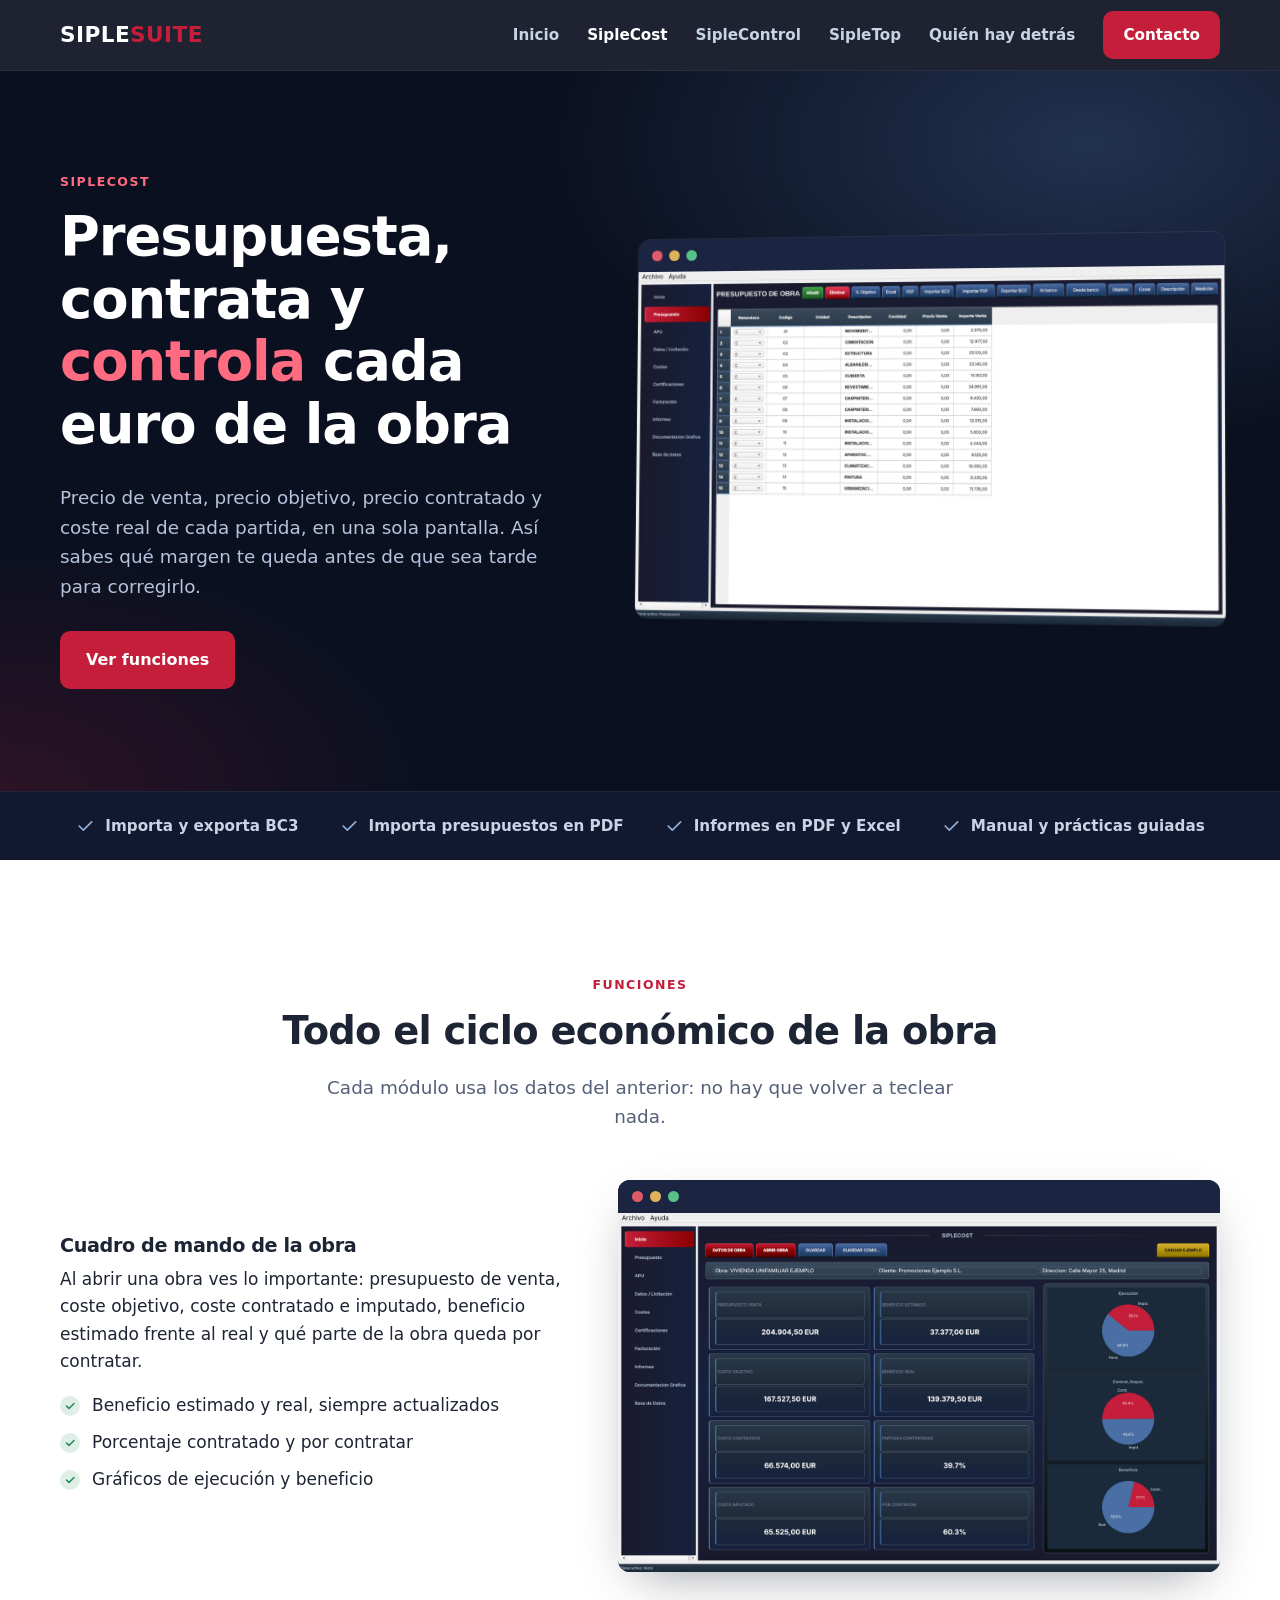
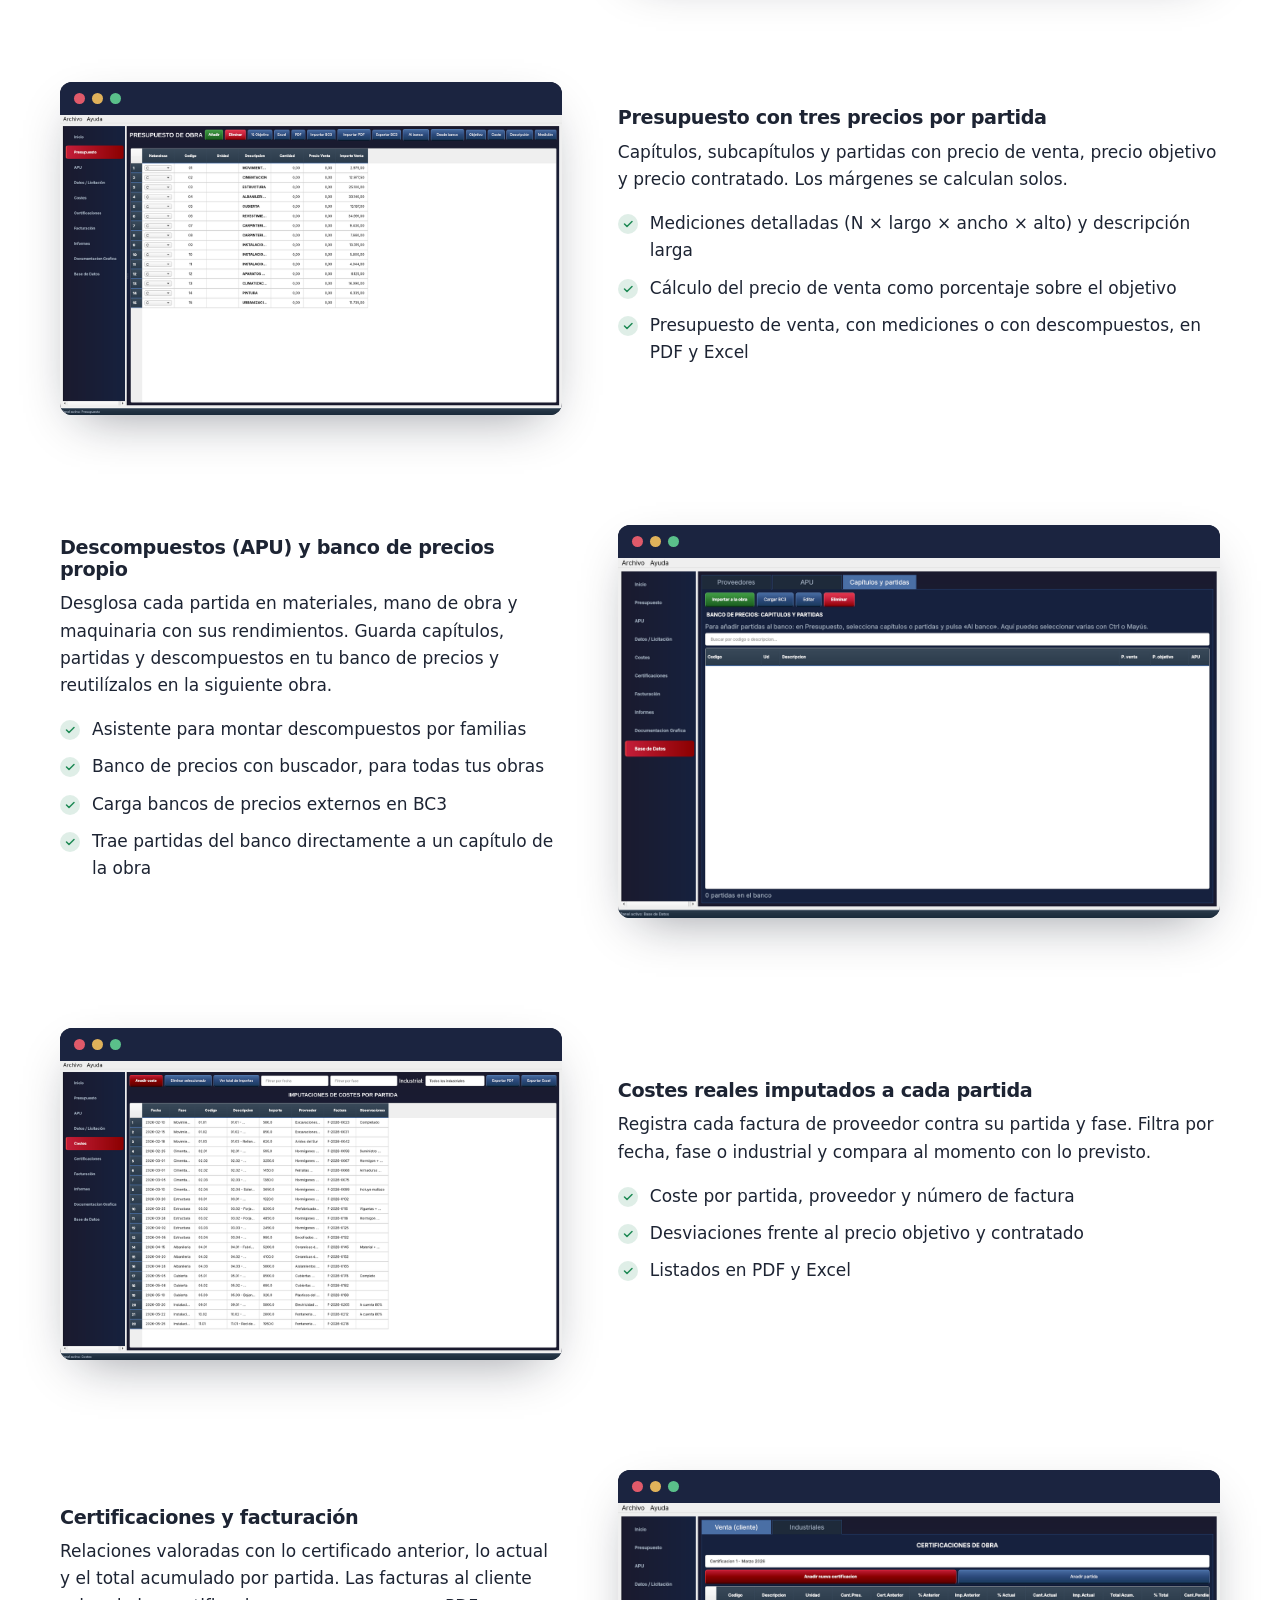
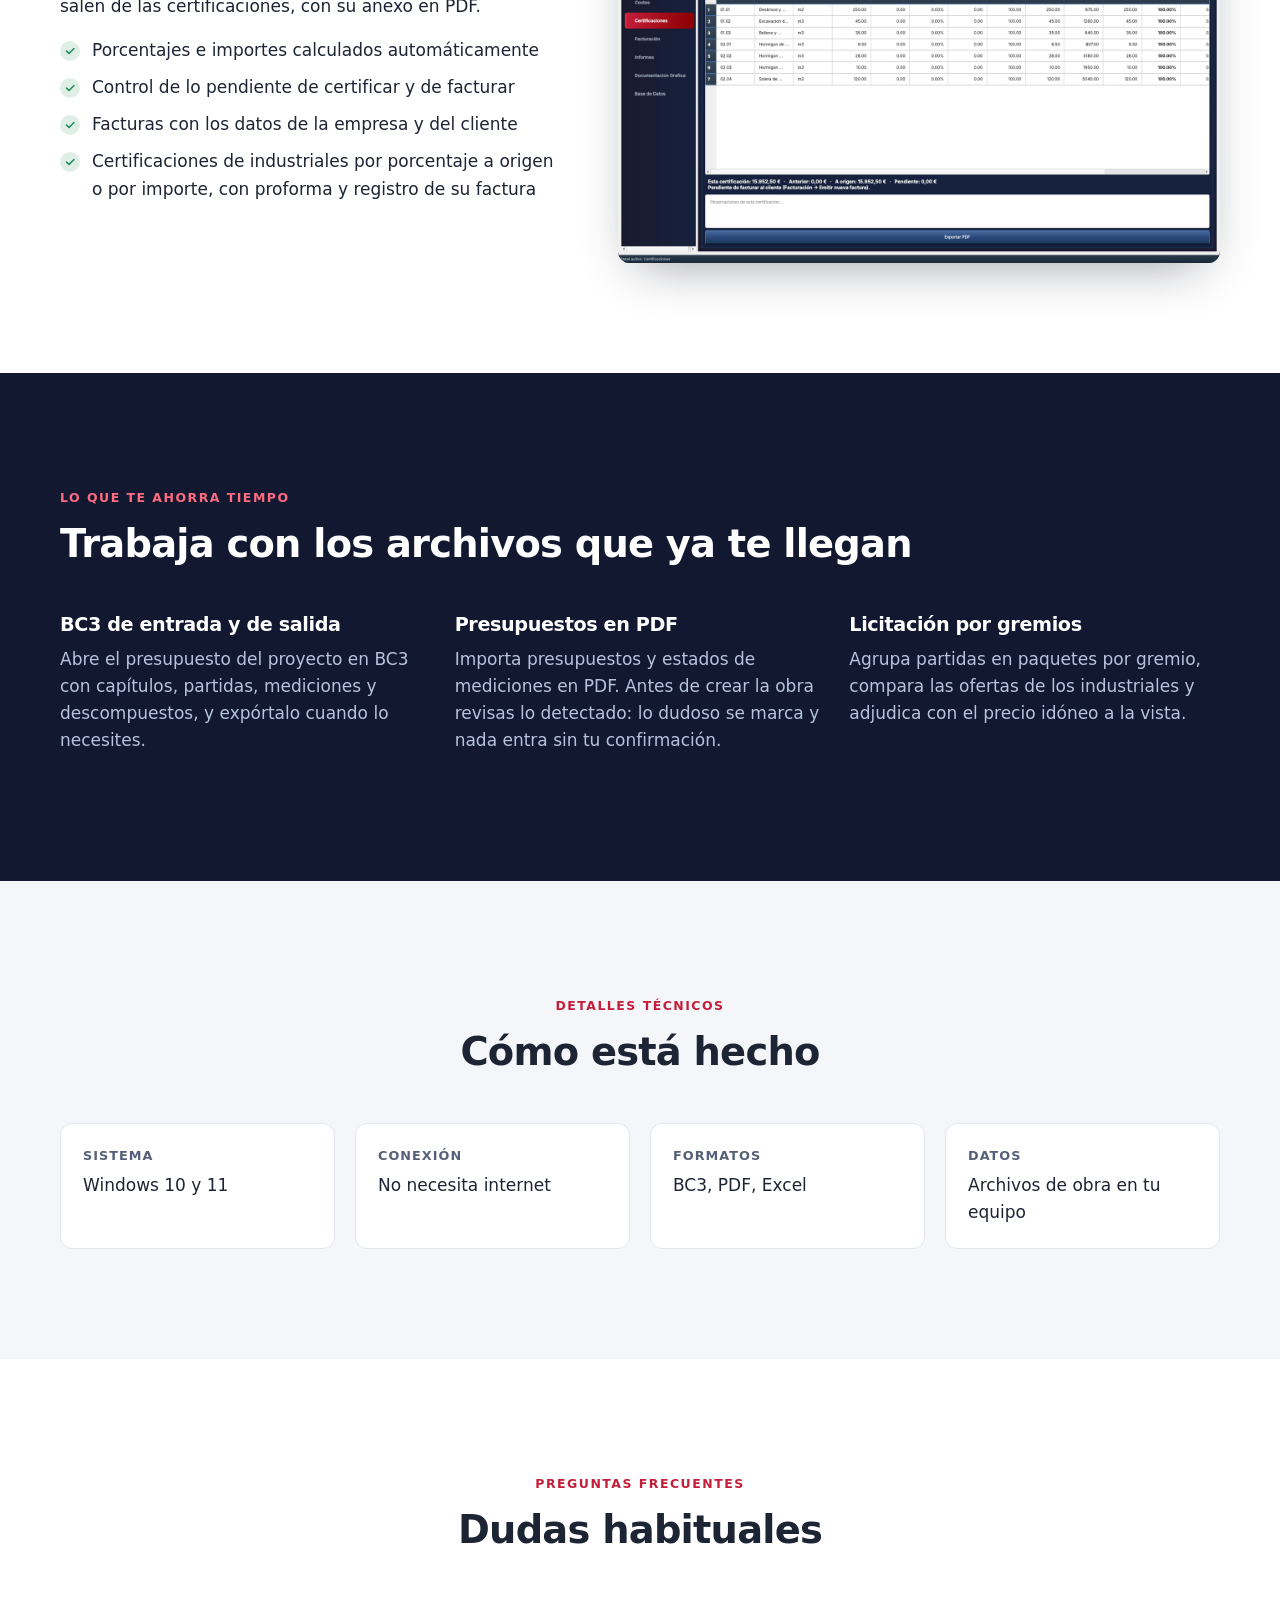
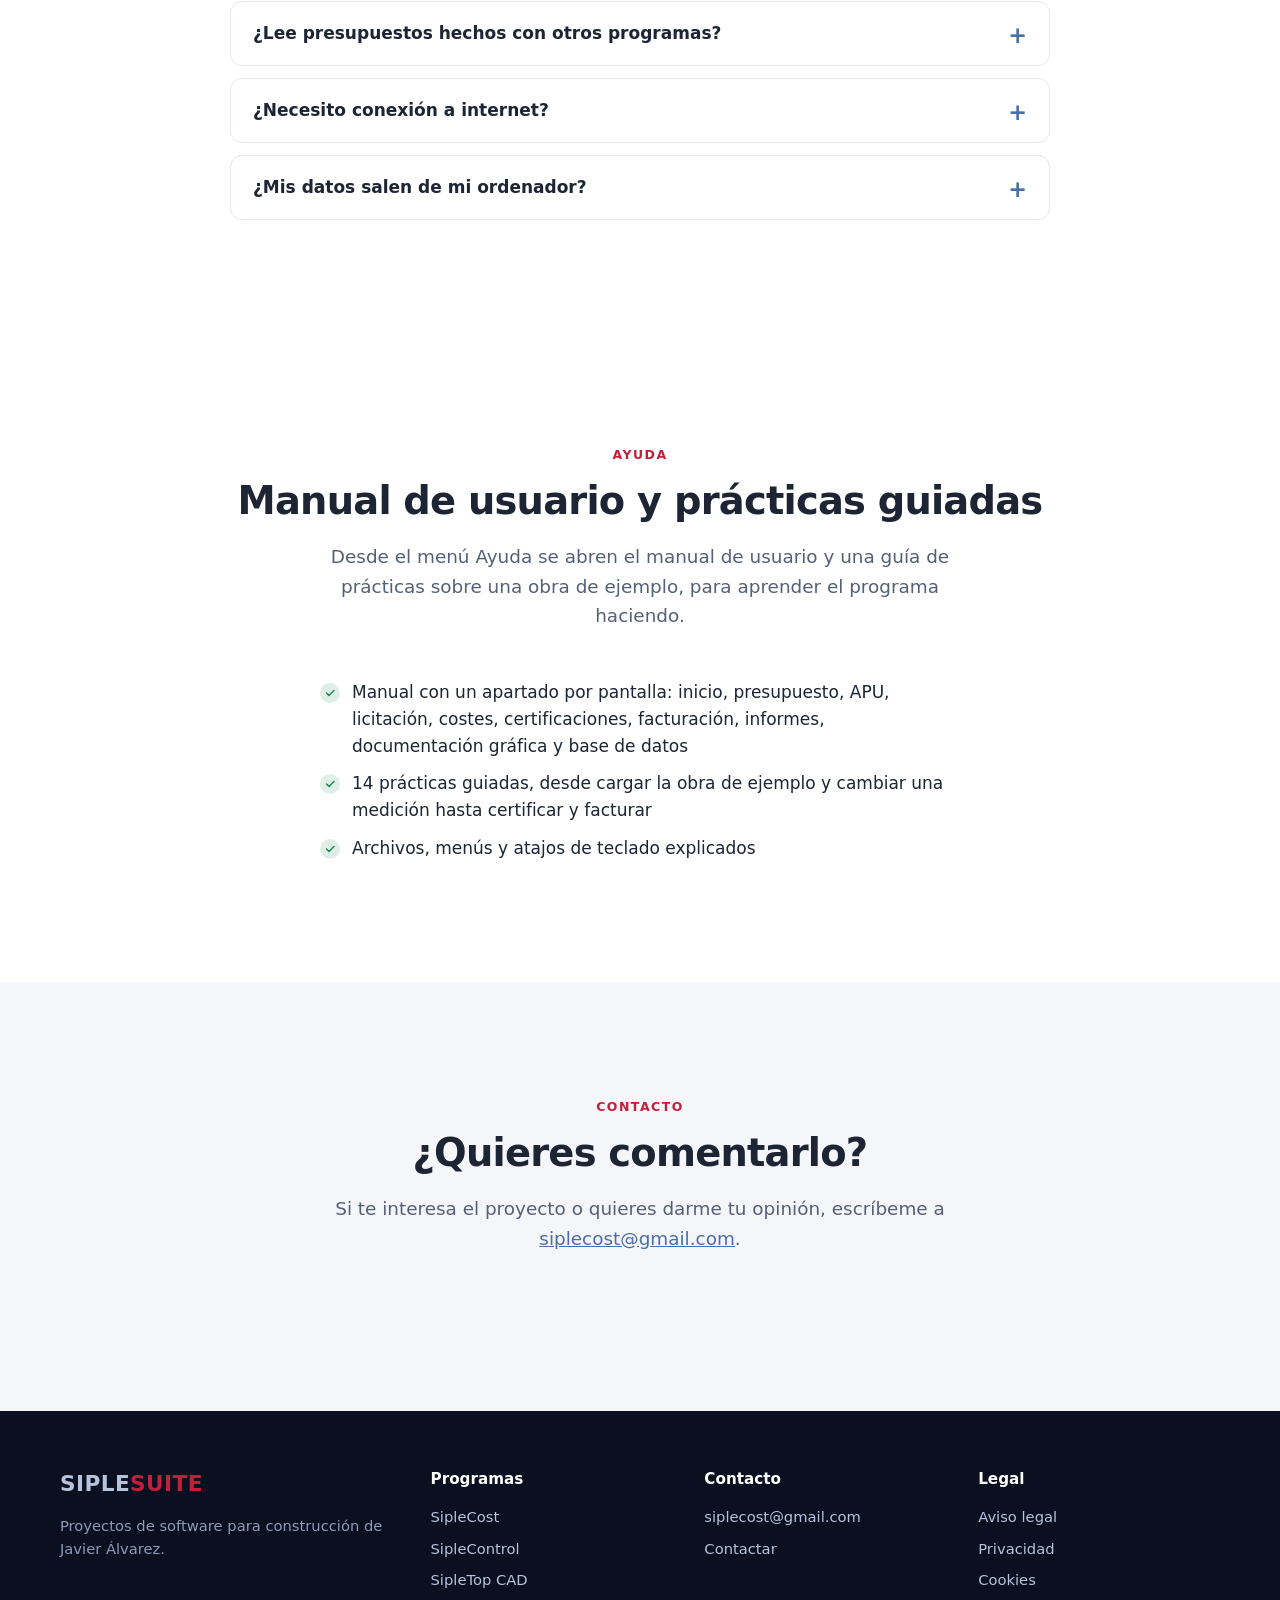
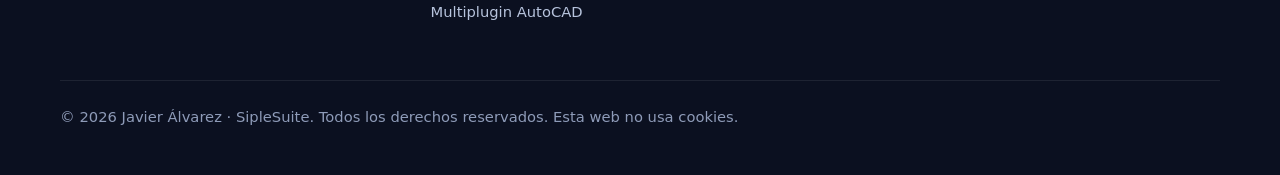
<file: siplecost.html>
<!doctype html>
<html lang="es">
<head>
  <meta charset="utf-8">
  <meta name="viewport" content="width=device-width, initial-scale=1">
  <title>SipleCost · Presupuestos, control de costes y certificaciones de obra</title>
  <meta name="description" content="SipleCost: presupuestos con descompuestos, licitación por gremios, control de costes reales, certificaciones a origen y facturación. Importa BC3 y PDF.">
  <link rel="canonical" href="https://siplesuit.es/siplecost.html">
  <meta property="og:type" content="website">
  <meta property="og:title" content="SipleCost · Control económico de obra">
  <meta property="og:description" content="Presupuesta, contrata y controla el coste real de tus obras. Importa BC3 y PDF.">
  <meta property="og:image" content="https://siplesuit.es/img/siplecost-presupuesto.png">
  <meta property="og:url" content="https://siplesuit.es/siplecost.html">
  <link rel="icon" href="img/favicon.svg" type="image/svg+xml">
  <link rel="stylesheet" href="css/estilos.css">
</head>
<body>
  <a class="saltar" href="#contenido">Saltar al contenido</a>

  <header class="cabecera">
    <div class="contenedor">
      <a class="logo" href="index.html">SIPLE<span>SUITE</span></a>
      <button class="boton-menu" aria-label="Abrir menú" aria-expanded="false" aria-controls="menu">
        <svg viewBox="0 0 24 24" fill="none" stroke="currentColor" stroke-width="2" stroke-linecap="round"><path d="M4 7h16M4 12h16M4 17h16"/></svg>
      </button>
      <nav class="menu" id="menu" aria-label="Principal">
        <a href="index.html">Inicio</a>
        <a href="siplecost.html" aria-current="page">SipleCost</a>
        <a href="siplecontrol.html">SipleControl</a>
        <a href="sipletop.html">SipleTop</a>
        <a href="index.html#autor">Quién hay detrás</a>
        <a class="boton boton--principal" href="#contacto">Contacto</a>
      </nav>
    </div>
  </header>

  <main id="contenido">

    <section class="hero">
      <div class="contenedor">
        <div>
          <span class="etiqueta">SipleCost</span>
          <h1>Presupuesta, contrata y <em>controla</em> cada euro de la obra</h1>
          <p class="entradilla">Precio de venta, precio objetivo, precio contratado y coste real de cada partida, en una sola pantalla. Así sabes qué margen te queda antes de que sea tarde para corregirlo.</p>
          <div class="botones">
            <a class="boton boton--principal" href="#funciones">Ver funciones</a>
          </div>
        </div>
        <div class="ventana">
          <div class="ventana__barra" aria-hidden="true"><i></i><i></i><i></i></div>
          <img src="img/siplecost-presupuesto.png" width="1440" height="860"
               alt="Presupuesto de obra en SipleCost con capítulos, partidas, cantidades, precios de venta e importes">
        </div>
      </div>
    </section>

    <div class="franja">
      <div class="contenedor">
        <ul>
          <li><svg viewBox="0 0 24 24" fill="none" stroke="currentColor" stroke-width="2" stroke-linecap="round" stroke-linejoin="round"><path d="M5 12l5 5L20 7"/></svg>Importa y exporta BC3</li>
          <li><svg viewBox="0 0 24 24" fill="none" stroke="currentColor" stroke-width="2" stroke-linecap="round" stroke-linejoin="round"><path d="M5 12l5 5L20 7"/></svg>Importa presupuestos en PDF</li>
          <li><svg viewBox="0 0 24 24" fill="none" stroke="currentColor" stroke-width="2" stroke-linecap="round" stroke-linejoin="round"><path d="M5 12l5 5L20 7"/></svg>Informes en PDF y Excel</li>
          <li><svg viewBox="0 0 24 24" fill="none" stroke="currentColor" stroke-width="2" stroke-linecap="round" stroke-linejoin="round"><path d="M5 12l5 5L20 7"/></svg>Manual y prácticas guiadas</li>
        </ul>
      </div>
    </div>

    <section class="seccion" id="funciones">
      <div class="contenedor">
        <div class="cabecera-seccion centrado">
          <span class="etiqueta">Funciones</span>
          <h2>Todo el ciclo económico de la obra</h2>
          <p class="entradilla">Cada módulo usa los datos del anterior: no hay que volver a teclear nada.</p>
        </div>

        <div class="bloque">
          <div>
            <h3>Cuadro de mando de la obra</h3>
            <p>Al abrir una obra ves lo importante: presupuesto de venta, coste objetivo, coste contratado e imputado, beneficio estimado frente al real y qué parte de la obra queda por contratar.</p>
            <ul class="lista-check">
              <li>Beneficio estimado y real, siempre actualizados</li>
              <li>Porcentaje contratado y por contratar</li>
              <li>Gráficos de ejecución y beneficio</li>
            </ul>
          </div>
          <div class="ventana">
            <div class="ventana__barra" aria-hidden="true"><i></i><i></i><i></i></div>
            <img src="img/siplecost-inicio.png" width="1440" height="860" loading="lazy" alt="Cuadro de mando de SipleCost con importes y gráficos de la obra">
          </div>
        </div>

        <div class="bloque bloque--invertido">
          <div>
            <h3>Presupuesto con tres precios por partida</h3>
            <p>Capítulos, subcapítulos y partidas con precio de venta, precio objetivo y precio contratado. Los márgenes se calculan solos.</p>
            <ul class="lista-check">
              <li>Mediciones detalladas (N × largo × ancho × alto) y descripción larga</li>
              <li>Cálculo del precio de venta como porcentaje sobre el objetivo</li>
              <li>Presupuesto de venta, con mediciones o con descompuestos, en PDF y Excel</li>
            </ul>
          </div>
          <div class="ventana">
            <div class="ventana__barra" aria-hidden="true"><i></i><i></i><i></i></div>
            <img src="img/siplecost-presupuesto.png" width="1440" height="860" loading="lazy" alt="Tabla de presupuesto de SipleCost por capítulos y partidas">
          </div>
        </div>

        <div class="bloque">
          <div>
            <h3>Descompuestos (APU) y banco de precios propio</h3>
            <p>Desglosa cada partida en materiales, mano de obra y maquinaria con sus rendimientos. Guarda capítulos, partidas y descompuestos en tu banco de precios y reutilízalos en la siguiente obra.</p>
            <ul class="lista-check">
              <li>Asistente para montar descompuestos por familias</li>
              <li>Banco de precios con buscador, para todas tus obras</li>
              <li>Carga bancos de precios externos en BC3</li>
              <li>Trae partidas del banco directamente a un capítulo de la obra</li>
            </ul>
          </div>
          <div class="ventana">
            <div class="ventana__barra" aria-hidden="true"><i></i><i></i><i></i></div>
            <img src="img/siplecost-banco.png" width="1440" height="860" loading="lazy" alt="Banco de precios de SipleCost organizado por capítulos con precios de venta y objetivo">
          </div>
        </div>

        <div class="bloque bloque--invertido">
          <div>
            <h3>Costes reales imputados a cada partida</h3>
            <p>Registra cada factura de proveedor contra su partida y fase. Filtra por fecha, fase o industrial y compara al momento con lo previsto.</p>
            <ul class="lista-check">
              <li>Coste por partida, proveedor y número de factura</li>
              <li>Desviaciones frente al precio objetivo y contratado</li>
              <li>Listados en PDF y Excel</li>
            </ul>
          </div>
          <div class="ventana">
            <div class="ventana__barra" aria-hidden="true"><i></i><i></i><i></i></div>
            <img src="img/siplecost-costes.png" width="1440" height="860" loading="lazy" alt="Imputación de costes por partida en SipleCost con fecha, fase, proveedor y factura">
          </div>
        </div>

        <div class="bloque">
          <div>
            <h3>Certificaciones y facturación</h3>
            <p>Relaciones valoradas con lo certificado anterior, lo actual y el total acumulado por partida. Las facturas al cliente salen de las certificaciones, con su anexo en PDF.</p>
            <ul class="lista-check">
              <li>Porcentajes e importes calculados automáticamente</li>
              <li>Control de lo pendiente de certificar y de facturar</li>
              <li>Facturas con los datos de la empresa y del cliente</li>
              <li>Certificaciones de industriales por porcentaje a origen o por importe, con proforma y registro de su factura</li>
            </ul>
          </div>
          <div class="ventana">
            <div class="ventana__barra" aria-hidden="true"><i></i><i></i><i></i></div>
            <img src="img/siplecost-certificaciones.png" width="1440" height="860" loading="lazy" alt="Certificación de obra a origen en SipleCost con importes anteriores, actuales y acumulados">
          </div>
        </div>
      </div>
    </section>

    <section class="seccion seccion--oscura">
      <div class="contenedor">
        <div class="cabecera-seccion">
          <span class="etiqueta">Lo que te ahorra tiempo</span>
          <h2>Trabaja con los archivos que ya te llegan</h2>
        </div>
        <div class="rejilla rejilla--3">
          <article>
            <h3>BC3 de entrada y de salida</h3>
            <p style="color:#b7c3dc">Abre el presupuesto del proyecto en BC3 con capítulos, partidas, mediciones y descompuestos, y expórtalo cuando lo necesites.</p>
          </article>
          <article>
            <h3>Presupuestos en PDF</h3>
            <p style="color:#b7c3dc">Importa presupuestos y estados de mediciones en PDF. Antes de crear la obra revisas lo detectado: lo dudoso se marca y nada entra sin tu confirmación.</p>
          </article>
          <article>
            <h3>Licitación por gremios</h3>
            <p style="color:#b7c3dc">Agrupa partidas en paquetes por gremio, compara las ofertas de los industriales y adjudica con el precio idóneo a la vista.</p>
          </article>
        </div>
      </div>
    </section>

    <section class="seccion seccion--suave">
      <div class="contenedor">
        <div class="cabecera-seccion centrado">
          <span class="etiqueta">Detalles técnicos</span>
          <h2>Cómo está hecho</h2>
        </div>
        <div class="ficha">
          <div><strong>Sistema</strong>Windows 10 y 11</div>
          <div><strong>Conexión</strong>No necesita internet</div>
          <div><strong>Formatos</strong>BC3, PDF, Excel</div>
          <div><strong>Datos</strong>Archivos de obra en tu equipo</div>
        </div>
      </div>
    </section>

    <section class="seccion">
      <div class="contenedor" style="max-width:820px">
        <div class="cabecera-seccion centrado">
          <span class="etiqueta">Preguntas frecuentes</span>
          <h2>Dudas habituales</h2>
        </div>
        <div class="faq">
          <details>
            <summary>¿Lee presupuestos hechos con otros programas?</summary>
            <p>Sí. SipleCost importa y exporta el formato estándar BC3 (FIEBDC-3), el que generan la mayoría de programas de presupuestos. También puede importar presupuestos y mediciones en PDF.</p>
          </details>
          <details>
            <summary>¿Necesito conexión a internet?</summary>
            <p>No. SipleCost es un programa de escritorio: funciona sin conexión y las obras se guardan en archivos en tu ordenador.</p>
          </details>
          <details>
            <summary>¿Mis datos salen de mi ordenador?</summary>
            <p>No. Las obras y tu banco de precios se guardan en tu equipo. Tú decides dónde guardarlos y cómo hacer copias de seguridad.</p>
          </details>
        </div>
      </div>
    </section>

    <section class="seccion" id="manual">
      <div class="contenedor" style="max-width:820px">
        <div class="cabecera-seccion centrado">
          <span class="etiqueta">Ayuda</span>
          <h2>Manual de usuario y prácticas guiadas</h2>
          <p class="entradilla">Desde el menú Ayuda se abren el manual de usuario y una guía de prácticas sobre una obra de ejemplo, para aprender el programa haciendo.</p>
        </div>
        <ul class="lista-check" style="max-width:640px;margin:0 auto">
              <li>Manual con un apartado por pantalla: inicio, presupuesto, APU, licitación, costes, certificaciones, facturación, informes, documentación gráfica y base de datos</li>
              <li>14 prácticas guiadas, desde cargar la obra de ejemplo y cambiar una medición hasta certificar y facturar</li>
              <li>Archivos, menús y atajos de teclado explicados</li>
        </ul>
      </div>
    </section>

    <section class="seccion seccion--suave" id="contacto">
      <div class="contenedor" style="max-width:820px">
        <div class="cabecera-seccion centrado">
          <span class="etiqueta">Contacto</span>
          <h2>¿Quieres comentarlo?</h2>
          <p class="entradilla">Si te interesa el proyecto o quieres darme tu opinión, escríbeme a <a href="mailto:siplecost@gmail.com">siplecost@gmail.com</a>.</p>
        </div>
      </div>
    </section>

  </main>

  <footer class="pie">
    <div class="contenedor">
      <div>
        <a class="logo" href="index.html">SIPLE<span>SUITE</span></a>
        <p style="margin-top:12px">Proyectos de software para construcción de Javier Álvarez.</p>
      </div>
      <div>
        <h4>Programas</h4>
        <ul>
          <li><a href="siplecost.html">SipleCost</a></li>
          <li><a href="siplecontrol.html">SipleControl</a></li>
          <li><a href="sipletop.html">SipleTop CAD</a></li>
          <li><a href="index.html#productos">Multiplugin AutoCAD</a></li>
        </ul>
      </div>
      <div>
        <h4>Contacto</h4>
        <ul>
          <li><a href="mailto:siplecost@gmail.com">siplecost@gmail.com</a></li>
          <li><a href="index.html#contacto">Contactar</a></li>
        </ul>
      </div>
      <div>
        <h4>Legal</h4>
        <ul>
          <li><a href="legal.html#aviso">Aviso legal</a></li>
          <li><a href="legal.html#privacidad">Privacidad</a></li>
          <li><a href="legal.html#cookies">Cookies</a></li>
        </ul>
      </div>
      <p class="pie__legal">© <span data-anio>2026</span> Javier Álvarez · SipleSuite. Todos los derechos reservados. Esta web no usa cookies.</p>
    </div>
  </footer>

  <script src="js/main.js"></script>
</body>
</html>
</file>
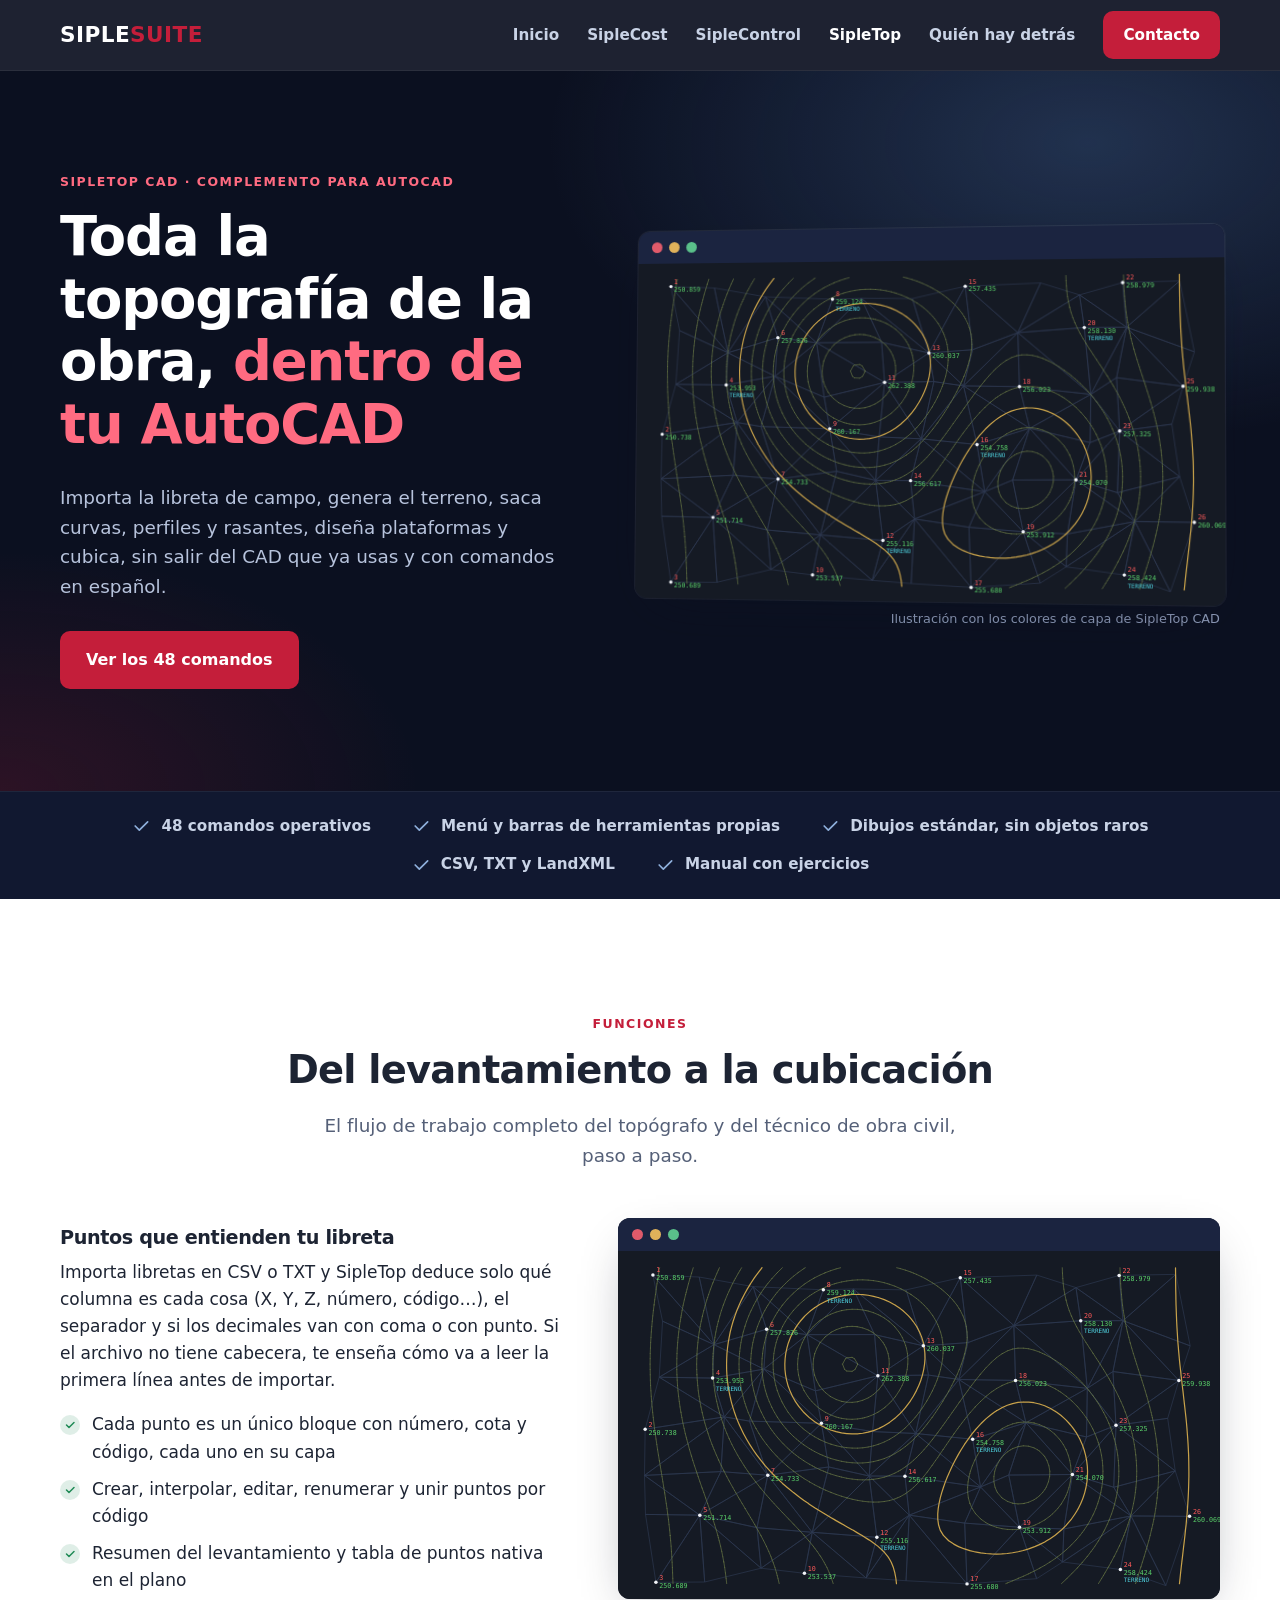
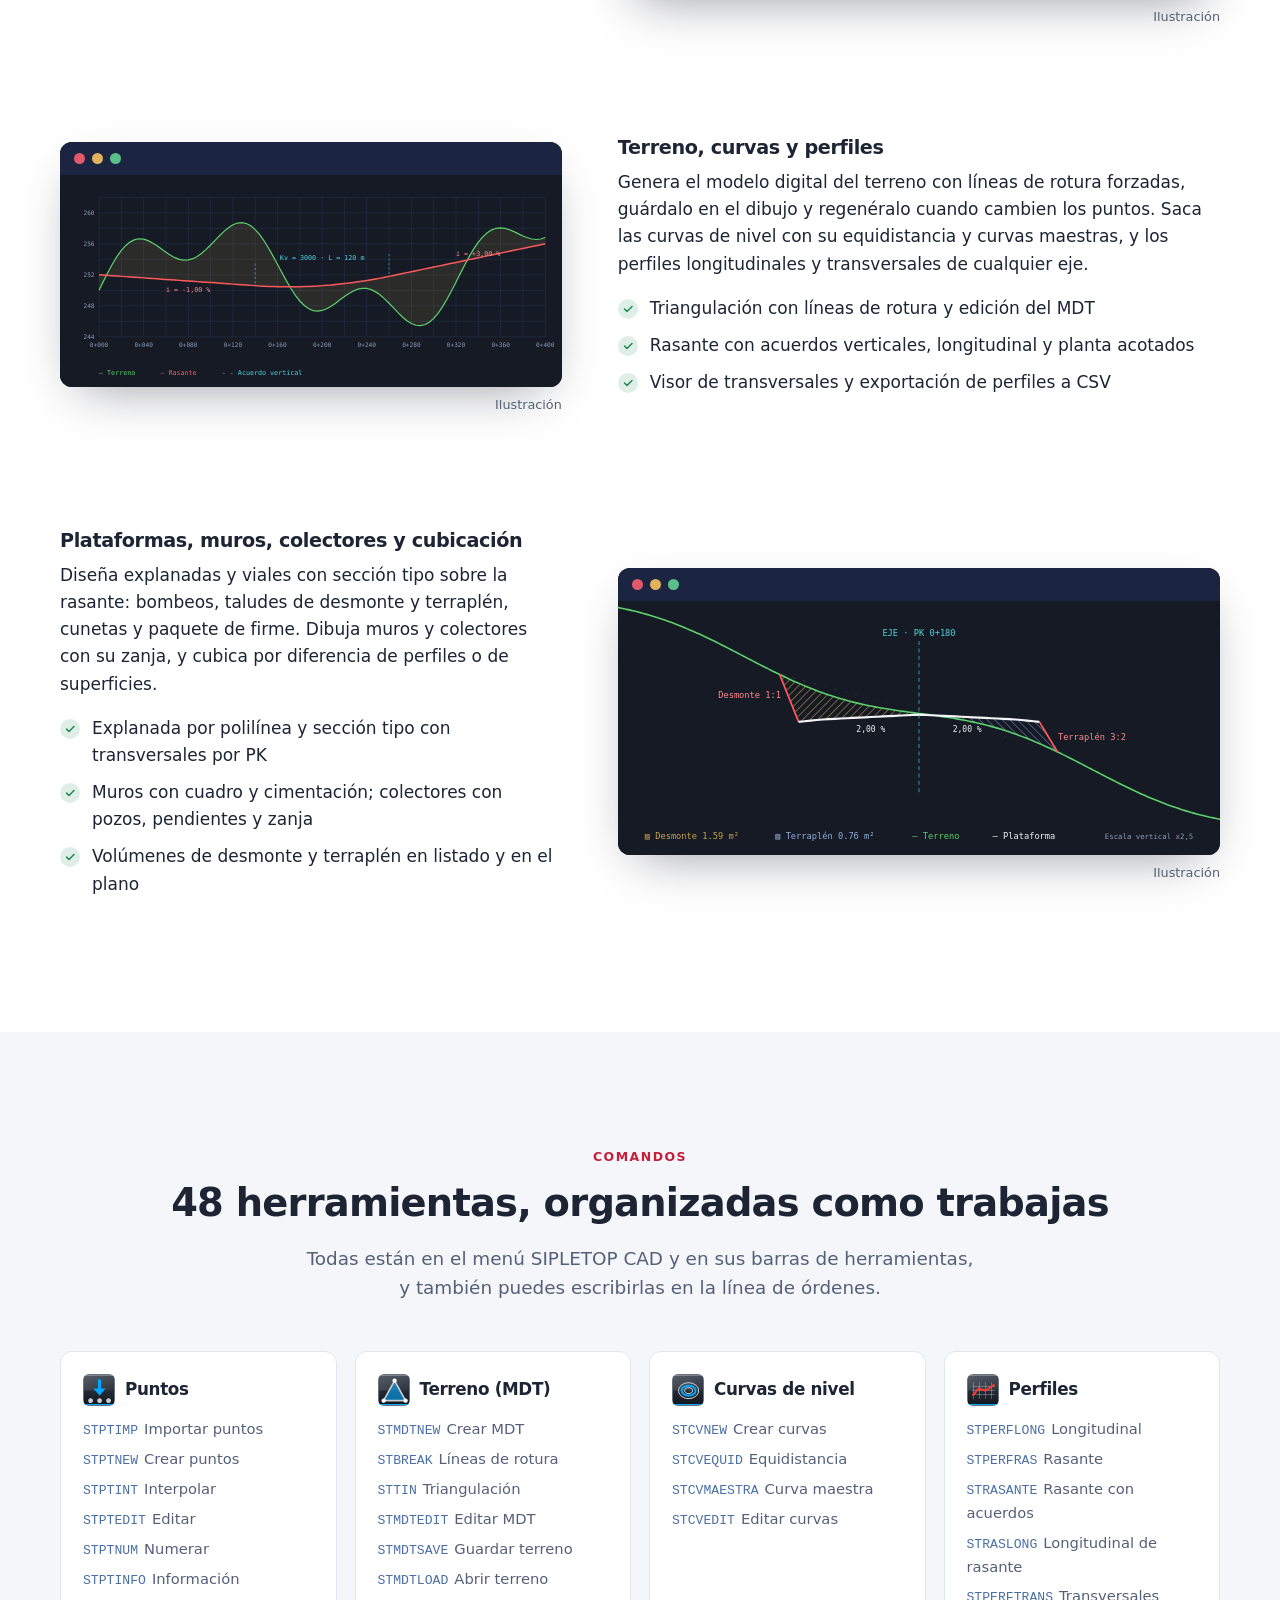
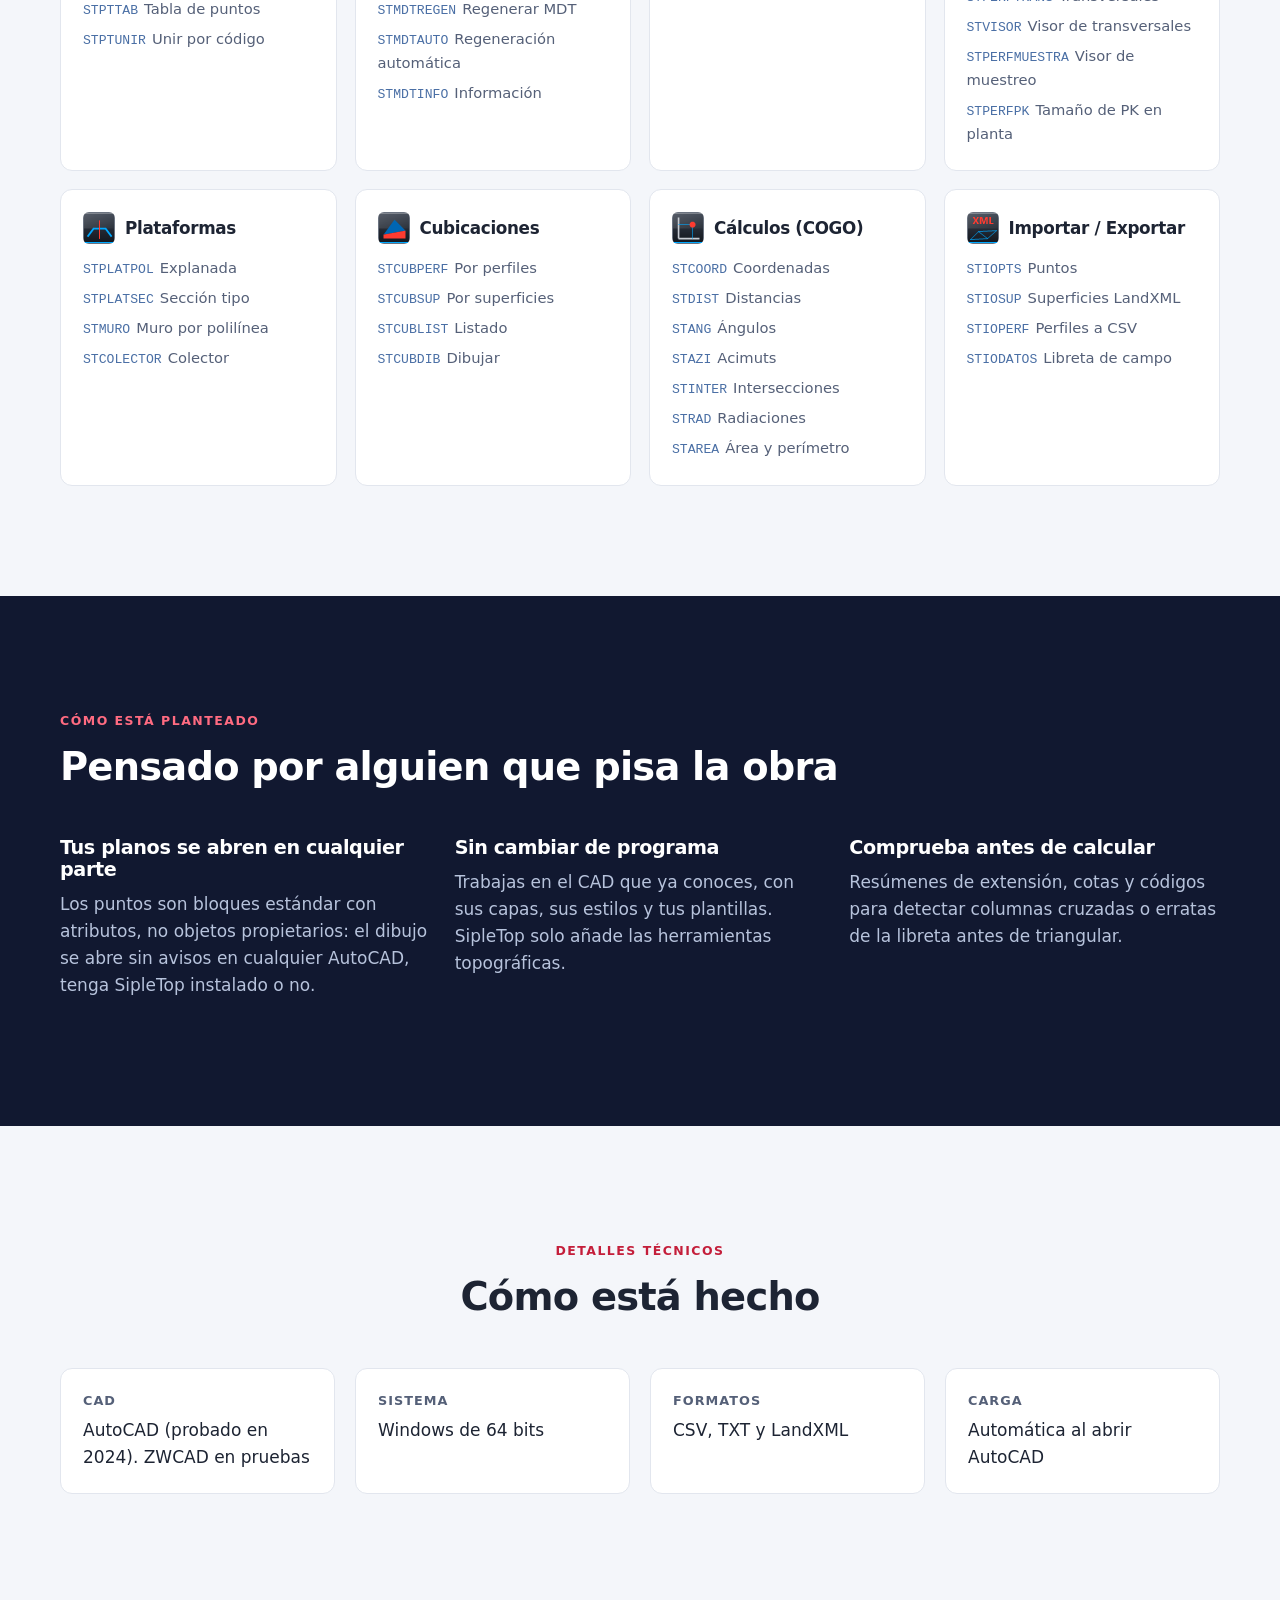
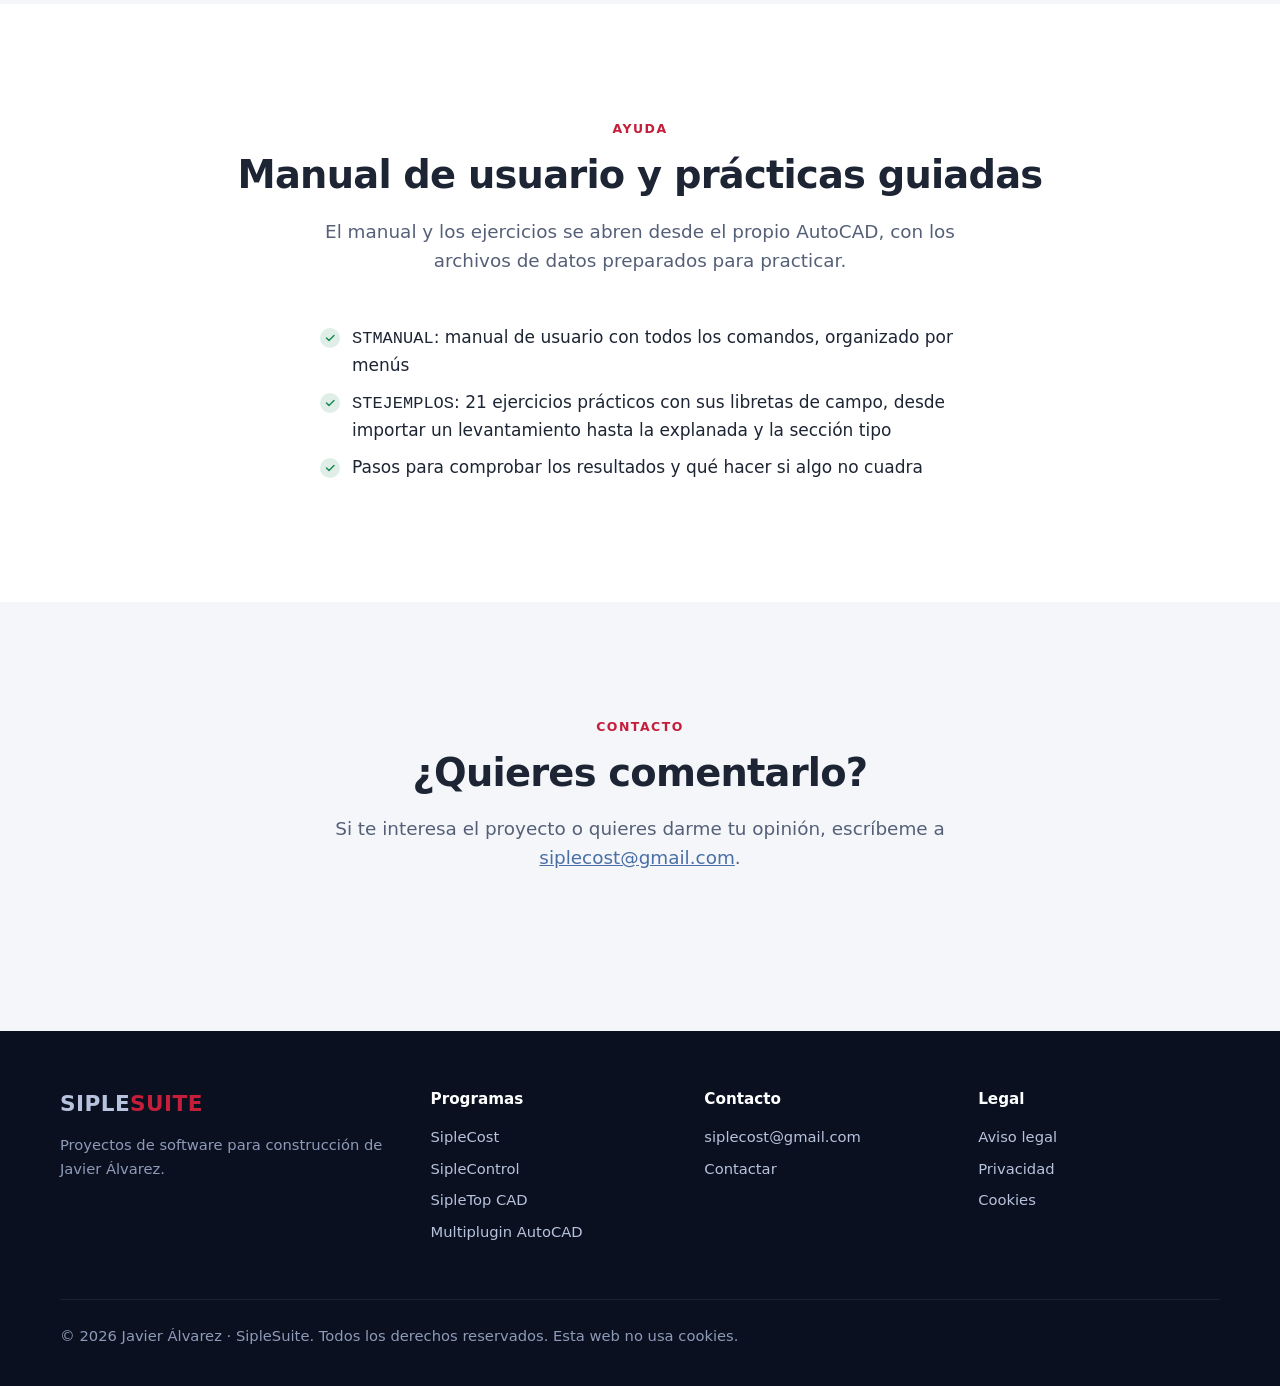
<file: sipletop.html>
<!doctype html>
<html lang="es">
<head>
  <meta charset="utf-8">
  <meta name="viewport" content="width=device-width, initial-scale=1">
  <title>SipleTop CAD · Topografía para AutoCAD: puntos, MDT, perfiles y cubicaciones</title>
  <meta name="description" content="SipleTop CAD: complemento de topografía para AutoCAD. Importa libretas de campo, crea el MDT con líneas de rotura, curvas de nivel, perfiles, rasantes, plataformas y cubicaciones.">
  <link rel="canonical" href="https://siplesuit.es/sipletop.html">
  <meta property="og:type" content="website">
  <meta property="og:title" content="SipleTop CAD · Topografía dentro de AutoCAD">
  <meta property="og:description" content="Puntos, MDT, curvas, perfiles, rasantes, plataformas y cubicaciones con comandos en español.">
  <meta property="og:url" content="https://siplesuit.es/sipletop.html">
  <link rel="icon" href="img/favicon.svg" type="image/svg+xml">
  <link rel="stylesheet" href="css/estilos.css">
</head>
<body>
  <a class="saltar" href="#contenido">Saltar al contenido</a>

  <header class="cabecera">
    <div class="contenedor">
      <a class="logo" href="index.html">SIPLE<span>SUITE</span></a>
      <button class="boton-menu" aria-label="Abrir menú" aria-expanded="false" aria-controls="menu">
        <svg viewBox="0 0 24 24" fill="none" stroke="currentColor" stroke-width="2" stroke-linecap="round"><path d="M4 7h16M4 12h16M4 17h16"/></svg>
      </button>
      <nav class="menu" id="menu" aria-label="Principal">
        <a href="index.html">Inicio</a>
        <a href="siplecost.html">SipleCost</a>
        <a href="siplecontrol.html">SipleControl</a>
        <a href="sipletop.html" aria-current="page">SipleTop</a>
        <a href="index.html#autor">Quién hay detrás</a>
        <a class="boton boton--principal" href="#contacto">Contacto</a>
      </nav>
    </div>
  </header>

  <main id="contenido">

    <section class="hero">
      <div class="contenedor">
        <div>
          <span class="etiqueta">SipleTop CAD · Complemento para AutoCAD</span>
          <h1>Toda la topografía de la obra, <em>dentro de tu AutoCAD</em></h1>
          <p class="entradilla">Importa la libreta de campo, genera el terreno, saca curvas, perfiles y rasantes, diseña plataformas y cubica, sin salir del CAD que ya usas y con comandos en español.</p>
          <div class="botones">
            <a class="boton boton--principal" href="#comandos">Ver los 48 comandos</a>
          </div>
        </div>
        <figure class="figura">
          <div class="ventana">
            <div class="ventana__barra" aria-hidden="true"><i></i><i></i><i></i></div>
            <img src="img/sipletop/terreno.svg" width="900" height="520"
                 alt="Ilustración de un modelo digital del terreno con triangulación, curvas de nivel y puntos topográficos con número, cota y código">
          </div>
          <figcaption>Ilustración con los colores de capa de SipleTop CAD</figcaption>
        </figure>
      </div>
    </section>

    <div class="franja">
      <div class="contenedor">
        <ul>
          <li><svg viewBox="0 0 24 24" fill="none" stroke="currentColor" stroke-width="2" stroke-linecap="round" stroke-linejoin="round"><path d="M5 12l5 5L20 7"/></svg>48 comandos operativos</li>
          <li><svg viewBox="0 0 24 24" fill="none" stroke="currentColor" stroke-width="2" stroke-linecap="round" stroke-linejoin="round"><path d="M5 12l5 5L20 7"/></svg>Menú y barras de herramientas propias</li>
          <li><svg viewBox="0 0 24 24" fill="none" stroke="currentColor" stroke-width="2" stroke-linecap="round" stroke-linejoin="round"><path d="M5 12l5 5L20 7"/></svg>Dibujos estándar, sin objetos raros</li>
          <li><svg viewBox="0 0 24 24" fill="none" stroke="currentColor" stroke-width="2" stroke-linecap="round" stroke-linejoin="round"><path d="M5 12l5 5L20 7"/></svg>CSV, TXT y LandXML</li>
          <li><svg viewBox="0 0 24 24" fill="none" stroke="currentColor" stroke-width="2" stroke-linecap="round" stroke-linejoin="round"><path d="M5 12l5 5L20 7"/></svg>Manual con ejercicios</li>
        </ul>
      </div>
    </div>

    <section class="seccion" id="funciones">
      <div class="contenedor">
        <div class="cabecera-seccion centrado">
          <span class="etiqueta">Funciones</span>
          <h2>Del levantamiento a la cubicación</h2>
          <p class="entradilla">El flujo de trabajo completo del topógrafo y del técnico de obra civil, paso a paso.</p>
        </div>

        <div class="bloque">
          <div>
            <h3>Puntos que entienden tu libreta</h3>
            <p>Importa libretas en CSV o TXT y SipleTop deduce solo qué columna es cada cosa (X, Y, Z, número, código…), el separador y si los decimales van con coma o con punto. Si el archivo no tiene cabecera, te enseña cómo va a leer la primera línea antes de importar.</p>
            <ul class="lista-check">
              <li>Cada punto es un único bloque con número, cota y código, cada uno en su capa</li>
              <li>Crear, interpolar, editar, renumerar y unir puntos por código</li>
              <li>Resumen del levantamiento y tabla de puntos nativa en el plano</li>
            </ul>
          </div>
          <figure class="figura">
            <div class="ventana">
              <div class="ventana__barra" aria-hidden="true"><i></i><i></i><i></i></div>
              <img src="img/sipletop/terreno.svg" width="900" height="520" loading="lazy" alt="Ilustración de puntos topográficos rotulados sobre el terreno">
            </div>
            <figcaption>Ilustración</figcaption>
          </figure>
        </div>

        <div class="bloque bloque--invertido">
          <div>
            <h3>Terreno, curvas y perfiles</h3>
            <p>Genera el modelo digital del terreno con líneas de rotura forzadas, guárdalo en el dibujo y regenéralo cuando cambien los puntos. Saca las curvas de nivel con su equidistancia y curvas maestras, y los perfiles longitudinales y transversales de cualquier eje.</p>
            <ul class="lista-check">
              <li>Triangulación con líneas de rotura y edición del MDT</li>
              <li>Rasante con acuerdos verticales, longitudinal y planta acotados</li>
              <li>Visor de transversales y exportación de perfiles a CSV</li>
            </ul>
          </div>
          <figure class="figura">
            <div class="ventana">
              <div class="ventana__barra" aria-hidden="true"><i></i><i></i><i></i></div>
              <img src="img/sipletop/perfil.svg" width="900" height="380" loading="lazy" alt="Ilustración de un perfil longitudinal con el terreno, la rasante y un acuerdo vertical">
            </div>
            <figcaption>Ilustración</figcaption>
          </figure>
        </div>

        <div class="bloque">
          <div>
            <h3>Plataformas, muros, colectores y cubicación</h3>
            <p>Diseña explanadas y viales con sección tipo sobre la rasante: bombeos, taludes de desmonte y terraplén, cunetas y paquete de firme. Dibuja muros y colectores con su zanja, y cubica por diferencia de perfiles o de superficies.</p>
            <ul class="lista-check">
              <li>Explanada por polilínea y sección tipo con transversales por PK</li>
              <li>Muros con cuadro y cimentación; colectores con pozos, pendientes y zanja</li>
              <li>Volúmenes de desmonte y terraplén en listado y en el plano</li>
            </ul>
          </div>
          <figure class="figura">
            <div class="ventana">
              <div class="ventana__barra" aria-hidden="true"><i></i><i></i><i></i></div>
              <img src="img/sipletop/seccion.svg" width="900" height="380" loading="lazy" alt="Ilustración de una sección transversal de plataforma con bombeo, talud de desmonte y talud de terraplén">
            </div>
            <figcaption>Ilustración</figcaption>
          </figure>
        </div>
      </div>
    </section>

    <section class="seccion seccion--suave" id="comandos">
      <div class="contenedor">
        <div class="cabecera-seccion centrado">
          <span class="etiqueta">Comandos</span>
          <h2>48 herramientas, organizadas como trabajas</h2>
          <p class="entradilla">Todas están en el menú SIPLETOP CAD y en sus barras de herramientas, y también puedes escribirlas en la línea de órdenes.</p>
        </div>
        <div class="comandos">
          <article>
            <h3><img src="img/sipletop/stptimp.png" alt="">Puntos</h3>
            <ul>
              <li><code>STPTIMP</code>Importar puntos</li>
              <li><code>STPTNEW</code>Crear puntos</li>
              <li><code>STPTINT</code>Interpolar</li>
              <li><code>STPTEDIT</code>Editar</li>
              <li><code>STPTNUM</code>Numerar</li>
              <li><code>STPTINFO</code>Información</li>
              <li><code>STPTTAB</code>Tabla de puntos</li>
              <li><code>STPTUNIR</code>Unir por código</li>
            </ul>
          </article>
          <article>
            <h3><img src="img/sipletop/sttin.png" alt="">Terreno (MDT)</h3>
            <ul>
              <li><code>STMDTNEW</code>Crear MDT</li>
              <li><code>STBREAK</code>Líneas de rotura</li>
              <li><code>STTIN</code>Triangulación</li>
              <li><code>STMDTEDIT</code>Editar MDT</li>
              <li><code>STMDTSAVE</code>Guardar terreno</li>
              <li><code>STMDTLOAD</code>Abrir terreno</li>
              <li><code>STMDTREGEN</code>Regenerar MDT</li>
              <li><code>STMDTAUTO</code>Regeneración automática</li>
              <li><code>STMDTINFO</code>Información</li>
            </ul>
          </article>
          <article>
            <h3><img src="img/sipletop/stcvnew.png" alt="">Curvas de nivel</h3>
            <ul>
              <li><code>STCVNEW</code>Crear curvas</li>
              <li><code>STCVEQUID</code>Equidistancia</li>
              <li><code>STCVMAESTRA</code>Curva maestra</li>
              <li><code>STCVEDIT</code>Editar curvas</li>
            </ul>
          </article>
          <article>
            <h3><img src="img/sipletop/stperflong.png" alt="">Perfiles</h3>
            <ul>
              <li><code>STPERFLONG</code>Longitudinal</li>
              <li><code>STPERFRAS</code>Rasante</li>
              <li><code>STRASANTE</code>Rasante con acuerdos</li>
              <li><code>STRASLONG</code>Longitudinal de rasante</li>
              <li><code>STPERFTRANS</code>Transversales</li>
              <li><code>STVISOR</code>Visor de transversales</li>
              <li><code>STPERFMUESTRA</code>Visor de muestreo</li>
              <li><code>STPERFPK</code>Tamaño de PK en planta</li>
            </ul>
          </article>
          <article>
            <h3><img src="img/sipletop/stplatsec.png" alt="">Plataformas</h3>
            <ul>
              <li><code>STPLATPOL</code>Explanada</li>
              <li><code>STPLATSEC</code>Sección tipo</li>
              <li><code>STMURO</code>Muro por polilínea</li>
              <li><code>STCOLECTOR</code>Colector</li>
            </ul>
          </article>
          <article>
            <h3><img src="img/sipletop/stcubsup.png" alt="">Cubicaciones</h3>
            <ul>
              <li><code>STCUBPERF</code>Por perfiles</li>
              <li><code>STCUBSUP</code>Por superficies</li>
              <li><code>STCUBLIST</code>Listado</li>
              <li><code>STCUBDIB</code>Dibujar</li>
            </ul>
          </article>
          <article>
            <h3><img src="img/sipletop/stcoord.png" alt="">Cálculos (COGO)</h3>
            <ul>
              <li><code>STCOORD</code>Coordenadas</li>
              <li><code>STDIST</code>Distancias</li>
              <li><code>STANG</code>Ángulos</li>
              <li><code>STAZI</code>Acimuts</li>
              <li><code>STINTER</code>Intersecciones</li>
              <li><code>STRAD</code>Radiaciones</li>
              <li><code>STAREA</code>Área y perímetro</li>
            </ul>
          </article>
          <article>
            <h3><img src="img/sipletop/stiosup.png" alt="">Importar / Exportar</h3>
            <ul>
              <li><code>STIOPTS</code>Puntos</li>
              <li><code>STIOSUP</code>Superficies LandXML</li>
              <li><code>STIOPERF</code>Perfiles a CSV</li>
              <li><code>STIODATOS</code>Libreta de campo</li>
            </ul>
          </article>
        </div>
      </div>
    </section>

    <section class="seccion seccion--oscura">
      <div class="contenedor">
        <div class="cabecera-seccion">
          <span class="etiqueta">Cómo está planteado</span>
          <h2>Pensado por alguien que pisa la obra</h2>
        </div>
        <div class="rejilla rejilla--3">
          <article>
            <h3>Tus planos se abren en cualquier parte</h3>
            <p style="color:#b7c3dc">Los puntos son bloques estándar con atributos, no objetos propietarios: el dibujo se abre sin avisos en cualquier AutoCAD, tenga SipleTop instalado o no.</p>
          </article>
          <article>
            <h3>Sin cambiar de programa</h3>
            <p style="color:#b7c3dc">Trabajas en el CAD que ya conoces, con sus capas, sus estilos y tus plantillas. SipleTop solo añade las herramientas topográficas.</p>
          </article>
          <article>
            <h3>Comprueba antes de calcular</h3>
            <p style="color:#b7c3dc">Resúmenes de extensión, cotas y códigos para detectar columnas cruzadas o erratas de la libreta antes de triangular.</p>
          </article>
        </div>
      </div>
    </section>

    <section class="seccion seccion--suave">
      <div class="contenedor">
        <div class="cabecera-seccion centrado">
          <span class="etiqueta">Detalles técnicos</span>
          <h2>Cómo está hecho</h2>
        </div>
        <div class="ficha">
          <div><strong>CAD</strong>AutoCAD (probado en 2024). ZWCAD en pruebas</div>
          <div><strong>Sistema</strong>Windows de 64 bits</div>
          <div><strong>Formatos</strong>CSV, TXT y LandXML</div>
          <div><strong>Carga</strong>Automática al abrir AutoCAD</div>
        </div>
      </div>
    </section>

    <section class="seccion" id="manual">
      <div class="contenedor" style="max-width:820px">
        <div class="cabecera-seccion centrado">
          <span class="etiqueta">Ayuda</span>
          <h2>Manual de usuario y prácticas guiadas</h2>
          <p class="entradilla">El manual y los ejercicios se abren desde el propio AutoCAD, con los archivos de datos preparados para practicar.</p>
        </div>
        <ul class="lista-check" style="max-width:640px;margin:0 auto">
              <li><code>STMANUAL</code>: manual de usuario con todos los comandos, organizado por menús</li>
              <li><code>STEJEMPLOS</code>: 21 ejercicios prácticos con sus libretas de campo, desde importar un levantamiento hasta la explanada y la sección tipo</li>
              <li>Pasos para comprobar los resultados y qué hacer si algo no cuadra</li>
        </ul>
      </div>
    </section>

    <section class="seccion seccion--suave" id="contacto">
      <div class="contenedor" style="max-width:820px">
        <div class="cabecera-seccion centrado">
          <span class="etiqueta">Contacto</span>
          <h2>¿Quieres comentarlo?</h2>
          <p class="entradilla">Si te interesa el proyecto o quieres darme tu opinión, escríbeme a <a href="mailto:siplecost@gmail.com">siplecost@gmail.com</a>.</p>
        </div>
      </div>
    </section>

  </main>

  <footer class="pie">
    <div class="contenedor">
      <div>
        <a class="logo" href="index.html">SIPLE<span>SUITE</span></a>
        <p style="margin-top:12px">Proyectos de software para construcción de Javier Álvarez.</p>
      </div>
      <div>
        <h4>Programas</h4>
        <ul>
          <li><a href="siplecost.html">SipleCost</a></li>
          <li><a href="siplecontrol.html">SipleControl</a></li>
          <li><a href="sipletop.html">SipleTop CAD</a></li>
          <li><a href="index.html#productos">Multiplugin AutoCAD</a></li>
        </ul>
      </div>
      <div>
        <h4>Contacto</h4>
        <ul>
          <li><a href="mailto:siplecost@gmail.com">siplecost@gmail.com</a></li>
          <li><a href="index.html#contacto">Contactar</a></li>
        </ul>
      </div>
      <div>
        <h4>Legal</h4>
        <ul>
          <li><a href="legal.html#aviso">Aviso legal</a></li>
          <li><a href="legal.html#privacidad">Privacidad</a></li>
          <li><a href="legal.html#cookies">Cookies</a></li>
        </ul>
      </div>
      <p class="pie__legal">© <span data-anio>2026</span> Javier Álvarez · SipleSuite. Todos los derechos reservados. Esta web no usa cookies.</p>
    </div>
  </footer>

  <script src="js/main.js"></script>
</body>
</html>
</file>
<file: css/estilos.css>
/* SipleSuite — estilos de la web */

:root {
  --navy-950: #0b1020;
  --navy-900: #111830;
  --navy-800: #182242;
  --navy-700: #22305a;
  --acero: #4a6fa5;
  --acero-claro: #8fb0dc;
  --rojo: #c41e3a;
  --rojo-oscuro: #9e1830;
  --texto: #1d2433;
  --texto-suave: #556078;
  --borde: #e2e6ee;
  --fondo: #ffffff;
  --fondo-suave: #f4f6fa;
  --ok: #1f8a55;
  --aviso: #b7791f;
  --radio: 14px;
  --sombra: 0 18px 50px -20px rgba(11, 16, 32, .45);
  --ancho: 1160px;
  --fuente: "Segoe UI", system-ui, -apple-system, "Helvetica Neue", Arial, sans-serif;
}

*, *::before, *::after { box-sizing: border-box; }
html { scroll-behavior: smooth; }
body {
  margin: 0;
  font-family: var(--fuente);
  font-size: 17px;
  line-height: 1.6;
  color: var(--texto);
  background: var(--fondo);
  -webkit-font-smoothing: antialiased;
}
img { max-width: 100%; height: auto; display: block; }
a { color: var(--acero); }
h1, h2, h3 { line-height: 1.15; margin: 0 0 .5em; letter-spacing: -.02em; }
h1 { font-size: clamp(2.1rem, 4.6vw, 3.4rem); font-weight: 800; }
h2 { font-size: clamp(1.7rem, 3.2vw, 2.4rem); font-weight: 800; }
h3 { font-size: 1.2rem; font-weight: 700; }
p { margin: 0 0 1em; }

.contenedor { width: min(var(--ancho), 100% - 32px); margin-inline: auto; }
.seccion { padding: clamp(64px, 9vw, 110px) 0; }
.seccion--suave { background: var(--fondo-suave); }
.seccion--oscura { background: var(--navy-900); color: #e6ebf5; }
.seccion--oscura h2, .seccion--oscura h3 { color: #fff; }
.centrado { text-align: center; }
.entradilla { font-size: 1.15rem; color: var(--texto-suave); max-width: 680px; }
.centrado .entradilla { margin-inline: auto; }
.seccion--oscura .entradilla { color: #b7c3dc; }
.etiqueta {
  display: inline-block;
  font-size: .78rem; font-weight: 700; letter-spacing: .12em; text-transform: uppercase;
  color: var(--rojo); margin-bottom: 14px;
}
.seccion--oscura .etiqueta, .hero .etiqueta { color: #ff6b81; }
.saltar { position: absolute; left: -999px; }
.saltar:focus { left: 16px; top: 16px; background: #fff; padding: 8px 12px; z-index: 100; }

/* Botones */
.boton {
  display: inline-flex; align-items: center; justify-content: center; gap: 8px;
  padding: 14px 24px; border-radius: 10px; font-weight: 700; font-size: 1rem;
  text-decoration: none; border: 2px solid transparent; cursor: pointer;
  transition: transform .15s ease, background .15s ease, border-color .15s ease;
  font-family: inherit;
}
.boton:hover { transform: translateY(-1px); }
.boton--principal { background: var(--rojo); color: #fff; }
.boton--principal:hover { background: var(--rojo-oscuro); }
.boton--secundario { border-color: rgba(255, 255, 255, .35); color: #fff; }
.boton--secundario:hover { border-color: #fff; }
.boton--claro { border-color: var(--borde); color: var(--texto); background: #fff; }
.boton--claro:hover { border-color: var(--acero); }
.botones { display: flex; flex-wrap: wrap; gap: 14px; }

/* Cabecera */
.cabecera {
  position: sticky; top: 0; z-index: 50;
  background: rgba(11, 16, 32, .92); backdrop-filter: blur(10px);
  border-bottom: 1px solid rgba(255, 255, 255, .06);
}
.cabecera .contenedor { display: flex; align-items: center; justify-content: space-between; height: 70px; }
.logo { font-weight: 800; font-size: 1.35rem; letter-spacing: .02em; color: #fff; text-decoration: none; }
.logo span { color: var(--rojo); }
.menu { display: flex; align-items: center; gap: 28px; }
.menu a { color: #c9d3e6; text-decoration: none; font-weight: 600; font-size: .95rem; }
.menu a:hover, .menu a[aria-current="page"] { color: #fff; }
.menu .boton { padding: 10px 18px; color: #fff; }
.boton-menu {
  display: none; background: none; border: 0; color: #fff; padding: 8px; cursor: pointer;
}
.boton-menu svg { width: 28px; height: 28px; }

/* Hero */
.hero {
  background:
    radial-gradient(900px 500px at 85% 10%, rgba(74, 111, 165, .35), transparent 60%),
    radial-gradient(700px 400px at 0% 100%, rgba(196, 30, 58, .18), transparent 60%),
    var(--navy-950);
  color: #e6ebf5;
  padding: clamp(56px, 8vw, 96px) 0 clamp(64px, 8vw, 110px);
  overflow: hidden;
}
.hero .contenedor { display: grid; grid-template-columns: 1fr 1.15fr; gap: 56px; align-items: center; }
.hero h1 { color: #fff; }
.hero h1 em { font-style: normal; color: #ff6b81; }
.hero p.entradilla { color: #b7c3dc; margin-bottom: 30px; }
.hero__nota { margin-top: 22px; font-size: .9rem; color: #8e9bb8; }

/* Ventana con captura del programa */
.ventana {
  border-radius: 12px; overflow: hidden; background: #0f1528;
  box-shadow: var(--sombra), 0 0 0 1px rgba(255, 255, 255, .08);
}
.ventana__barra { display: flex; gap: 7px; padding: 11px 14px; background: #1b2440; }
.ventana__barra i { width: 11px; height: 11px; border-radius: 50%; background: #3a4566; }
.ventana__barra i:first-child { background: #e05a6a; }
.ventana__barra i:nth-child(2) { background: #e0b25a; }
.ventana__barra i:nth-child(3) { background: #5ac08a; }
.hero .ventana { transform: perspective(1400px) rotateY(-6deg) rotateX(2deg); }

/* Franja de compatibilidad */
.franja { background: var(--navy-900); border-top: 1px solid rgba(255, 255, 255, .06); }
.franja ul {
  list-style: none; margin: 0; padding: 22px 0;
  display: flex; flex-wrap: wrap; justify-content: center; gap: 14px 40px;
  color: #c9d3e6; font-weight: 600; font-size: .95rem;
}
.franja li { display: flex; align-items: center; gap: 10px; }
.franja svg { width: 20px; height: 20px; color: var(--acero-claro); flex: none; }

/* Rejillas y tarjetas */
.rejilla { display: grid; gap: 24px; }
.rejilla--3 { grid-template-columns: repeat(3, 1fr); }
.rejilla--2 { grid-template-columns: repeat(2, 1fr); }
.tarjeta {
  background: #fff; border: 1px solid var(--borde); border-radius: var(--radio);
  padding: 30px; height: 100%;
}
.tarjeta p:last-child { margin-bottom: 0; }
.tarjeta p { color: var(--texto-suave); }
.icono {
  width: 48px; height: 48px; border-radius: 12px; display: grid; place-items: center;
  background: rgba(74, 111, 165, .12); color: var(--acero); margin-bottom: 18px;
}
.icono svg { width: 24px; height: 24px; }
.icono--rojo { background: rgba(196, 30, 58, .1); color: var(--rojo); }
.cabecera-seccion { margin-bottom: 48px; }

/* Productos */
.producto {
  display: flex; flex-direction: column; background: #fff; border: 1px solid var(--borde);
  border-radius: var(--radio); padding: 30px; height: 100%; position: relative;
  transition: border-color .15s ease, box-shadow .15s ease;
}
.producto:hover { border-color: var(--acero); box-shadow: 0 12px 30px -18px rgba(11, 16, 32, .5); }
.producto h3 { font-size: 1.45rem; margin-bottom: 4px; }
.producto h3 span { color: var(--rojo); }
.producto p { color: var(--texto-suave); flex: 1; }
.producto a.mas { font-weight: 700; text-decoration: none; }
.producto a.mas::after { content: " →"; }
.estado {
  align-self: flex-start; font-size: .75rem; font-weight: 700; letter-spacing: .04em;
  padding: 4px 10px; border-radius: 999px; margin-bottom: 16px; text-transform: uppercase;
}
.estado--ok { background: rgba(31, 138, 85, .12); color: var(--ok); }
.estado--avance { background: rgba(74, 111, 165, .14); color: var(--acero); }
.estado--dev { background: rgba(183, 121, 31, .14); color: var(--aviso); }

/* Flujo de obra */
.flujo {
  list-style: none; padding: 0; margin: 0; counter-reset: paso;
  display: grid; grid-template-columns: repeat(6, 1fr); gap: 14px;
}
.flujo li {
  counter-increment: paso; background: rgba(255, 255, 255, .04);
  border: 1px solid rgba(255, 255, 255, .08); border-radius: 12px; padding: 22px 16px;
  position: relative;
}
.flujo li::before {
  content: counter(paso, decimal-leading-zero); display: block;
  font-size: .8rem; font-weight: 800; color: #ff6b81; margin-bottom: 8px;
}
.flujo strong { display: block; color: #fff; margin-bottom: 4px; }
.flujo span { font-size: .9rem; color: #a9b6d0; }

/* Bloques de imagen + texto */
.bloque { display: grid; grid-template-columns: 1fr 1.2fr; gap: 56px; align-items: center; }
.bloque + .bloque { margin-top: clamp(64px, 9vw, 110px); }
.bloque--invertido > :first-child { order: 2; }
.lista-check { list-style: none; padding: 0; margin: 0 0 1.4em; }
.lista-check li { position: relative; padding-left: 32px; margin-bottom: 10px; }
.lista-check li::before {
  content: ""; position: absolute; left: 0; top: 4px; width: 20px; height: 20px; border-radius: 50%;
  background: rgba(31, 138, 85, .14) url("data:image/svg+xml,%3Csvg xmlns='http://www.w3.org/2000/svg' viewBox='0 0 24 24' fill='none' stroke='%231f8a55' stroke-width='3' stroke-linecap='round' stroke-linejoin='round'%3E%3Cpath d='M5 12l5 5L20 7'/%3E%3C/svg%3E") center / 12px no-repeat;
}
.seccion--oscura .lista-check li::before { background-color: rgba(90, 192, 138, .18); }

/* Sobre el autor */
.autor { display: grid; grid-template-columns: auto 1fr; gap: 40px; align-items: center; }
.autor__avatar {
  width: 150px; height: 150px; border-radius: 50%;
  background: linear-gradient(135deg, var(--acero), var(--navy-700));
  display: grid; place-items: center; color: #fff; font-size: 3rem; font-weight: 800;
}

/* Llamada a la acción y contacto */
.cta {
  background: linear-gradient(135deg, var(--navy-800), var(--navy-950));
  border-radius: 20px; padding: clamp(40px, 6vw, 64px); color: #e6ebf5;
  display: grid; grid-template-columns: 1.1fr 1fr; gap: 48px; align-items: start;
}
.cta h2 { color: #fff; }
.cta p { color: #b7c3dc; }
.formulario { display: grid; gap: 14px; }
.formulario label { font-size: .9rem; font-weight: 600; color: #c9d3e6; }
.formulario input, .formulario textarea {
  width: 100%; margin-top: 6px; padding: 13px 14px; border-radius: 10px;
  border: 1px solid rgba(255, 255, 255, .15); background: rgba(255, 255, 255, .06);
  color: #fff; font: inherit; font-size: 1rem;
}
.formulario input:focus, .formulario textarea:focus { outline: 2px solid var(--acero-claro); border-color: transparent; }
.formulario textarea { min-height: 120px; resize: vertical; }
.formulario .privacidad { display: flex; gap: 10px; align-items: flex-start; font-weight: 400; font-size: .85rem; color: #a9b6d0; }
.formulario .privacidad input { width: auto; margin-top: 4px; }
.formulario small { color: #8e9bb8; }

/* Preguntas frecuentes */
.faq details {
  border: 1px solid var(--borde); border-radius: 12px; padding: 18px 22px; background: #fff;
}
.faq details + details { margin-top: 12px; }
.faq summary { font-weight: 700; cursor: pointer; list-style: none; position: relative; padding-right: 30px; }
.faq summary::-webkit-details-marker { display: none; }
.faq summary::after { content: "+"; position: absolute; right: 0; top: -2px; font-size: 1.4rem; color: var(--acero); }
.faq details[open] summary::after { content: "–"; }
.faq details p { margin: 12px 0 0; color: var(--texto-suave); }

/* Requisitos */
.ficha { display: grid; grid-template-columns: repeat(4, 1fr); gap: 20px; }
.ficha div { background: #fff; border: 1px solid var(--borde); border-radius: 12px; padding: 22px; }
.ficha strong { display: block; font-size: .8rem; text-transform: uppercase; letter-spacing: .08em; color: var(--texto-suave); margin-bottom: 6px; }

/* Comandos de SipleTop CAD */
.comandos { display: grid; grid-template-columns: repeat(4, 1fr); gap: 18px; }
.comandos article { background: #fff; border: 1px solid var(--borde); border-radius: 12px; padding: 22px; }
.comandos h3 { font-size: 1.05rem; display: flex; align-items: center; gap: 10px; }
.comandos h3 img { width: 32px; height: 32px; image-rendering: pixelated; border-radius: 6px; }
.comandos ul { list-style: none; margin: 0; padding: 0; font-size: .92rem; color: var(--texto-suave); }
.comandos li { padding: 3px 0; }
.comandos code { font-family: Consolas, monospace; font-size: .82rem; color: var(--acero); margin-right: 6px; }
.figura { margin: 0; }
.figura figcaption { font-size: .8rem; color: var(--texto-suave); margin-top: 8px; text-align: right; }
.hero .figura figcaption { color: #8e9bb8; }
@media (max-width: 980px) { .comandos { grid-template-columns: 1fr 1fr; } }
@media (max-width: 760px) { .comandos { grid-template-columns: 1fr; } }

/* Pie */
.pie { background: var(--navy-950); color: #8e9bb8; padding: 56px 0 32px; font-size: .92rem; }
.pie .contenedor { display: grid; grid-template-columns: 1.4fr 1fr 1fr 1fr; gap: 32px; }
.pie h4 { color: #fff; margin: 0 0 14px; font-size: .95rem; }
.pie ul { list-style: none; margin: 0; padding: 0; }
.pie li { margin-bottom: 8px; }
.pie a { color: #b7c3dc; text-decoration: none; }
.pie a:hover { color: #fff; }
.pie__legal { grid-column: 1 / -1; border-top: 1px solid rgba(255, 255, 255, .08); padding-top: 24px; margin-top: 16px; }

/* Responsive */
@media (max-width: 980px) {
  .hero .contenedor, .bloque, .cta, .autor { grid-template-columns: 1fr; }
  .bloque--invertido > :first-child { order: 0; }
  .hero .ventana { transform: none; }
  .rejilla--3 { grid-template-columns: 1fr 1fr; }
  .flujo { grid-template-columns: repeat(3, 1fr); }
  .ficha { grid-template-columns: 1fr 1fr; }
  .pie .contenedor { grid-template-columns: 1fr 1fr; }
  .autor { text-align: center; justify-items: center; }
}
@media (max-width: 760px) {
  body { font-size: 16px; }
  .boton-menu { display: block; }
  .menu {
    display: none; position: absolute; top: 70px; left: 0; right: 0;
    flex-direction: column; align-items: stretch; gap: 0;
    background: var(--navy-950); padding: 8px 16px 20px; border-bottom: 1px solid rgba(255, 255, 255, .08);
  }
  .menu.abierto { display: flex; }
  .menu a { padding: 14px 4px; border-bottom: 1px solid rgba(255, 255, 255, .06); }
  .menu .boton { margin-top: 14px; border: 0; }
  .rejilla--3, .rejilla--2, .ficha { grid-template-columns: 1fr; }
  .flujo { grid-template-columns: 1fr 1fr; }
  .pie .contenedor { grid-template-columns: 1fr; }
  .botones .boton { flex: 1 1 100%; }
}
</file>
